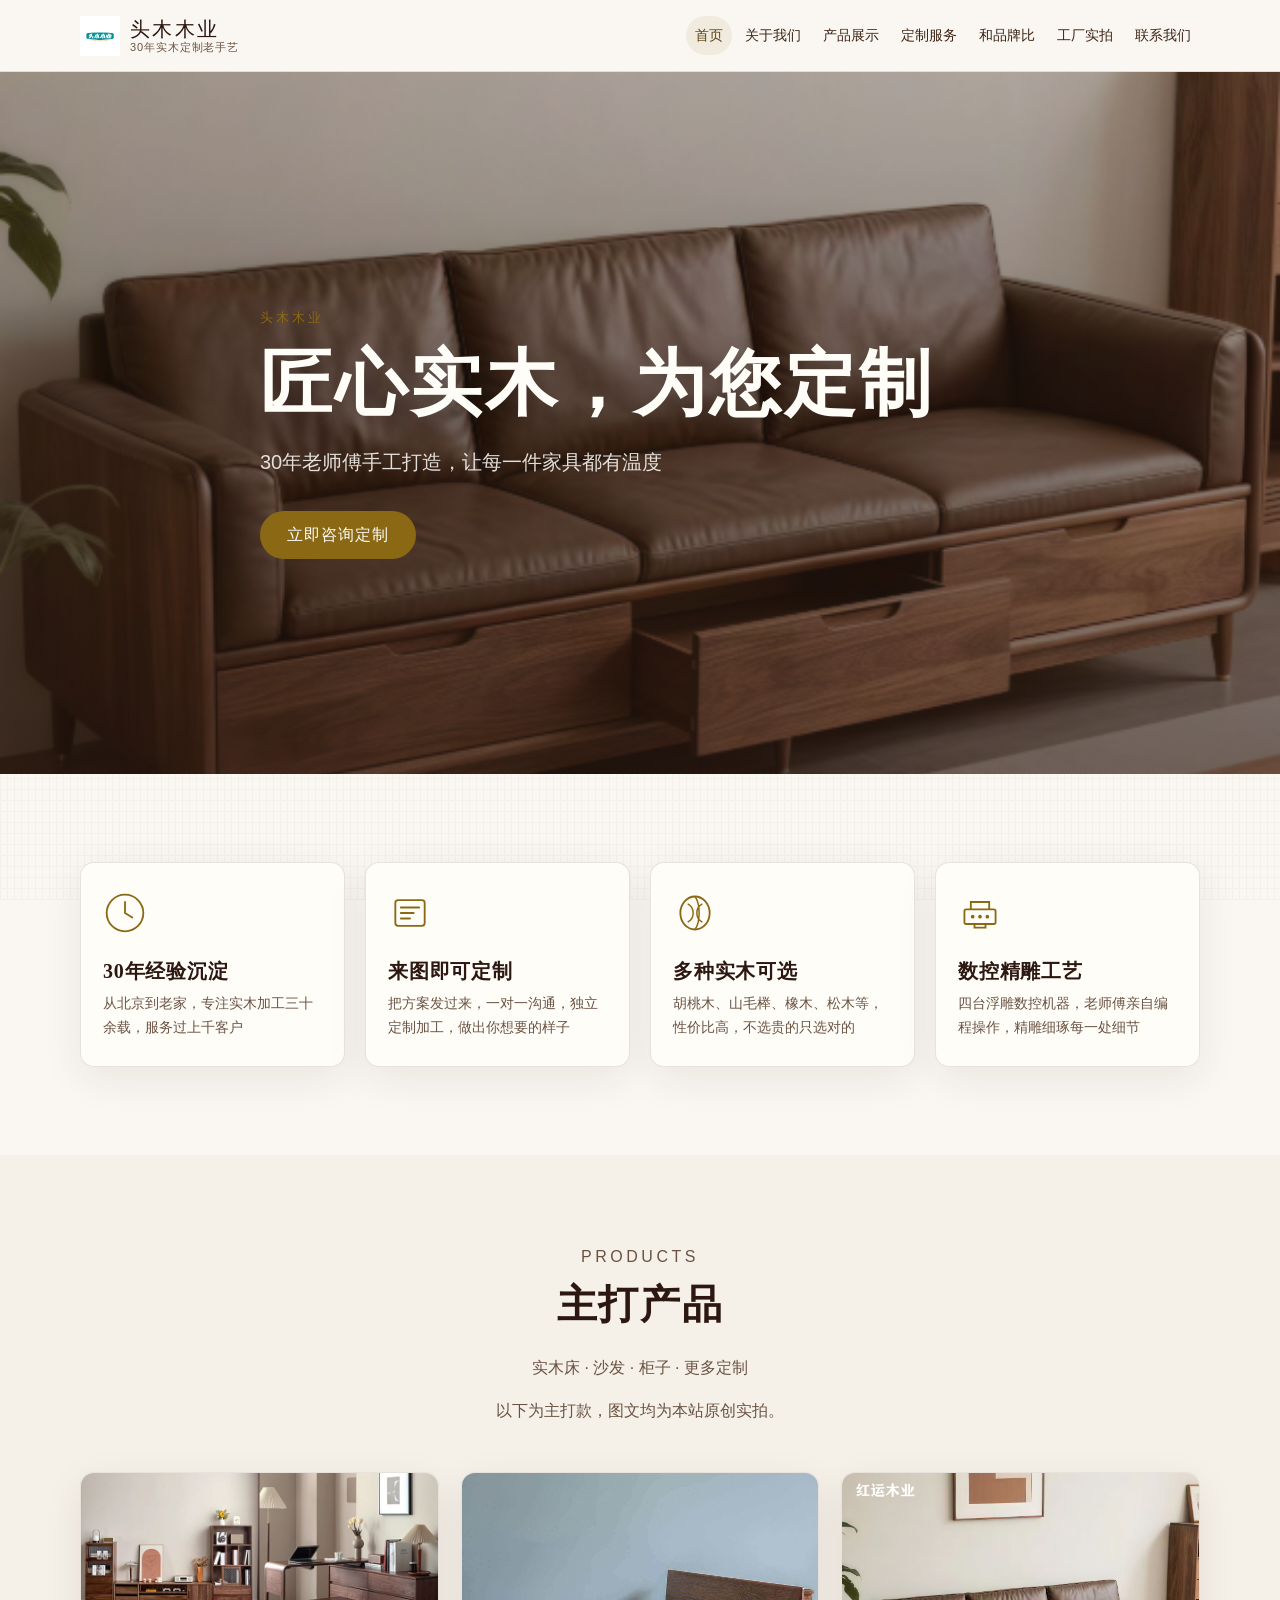
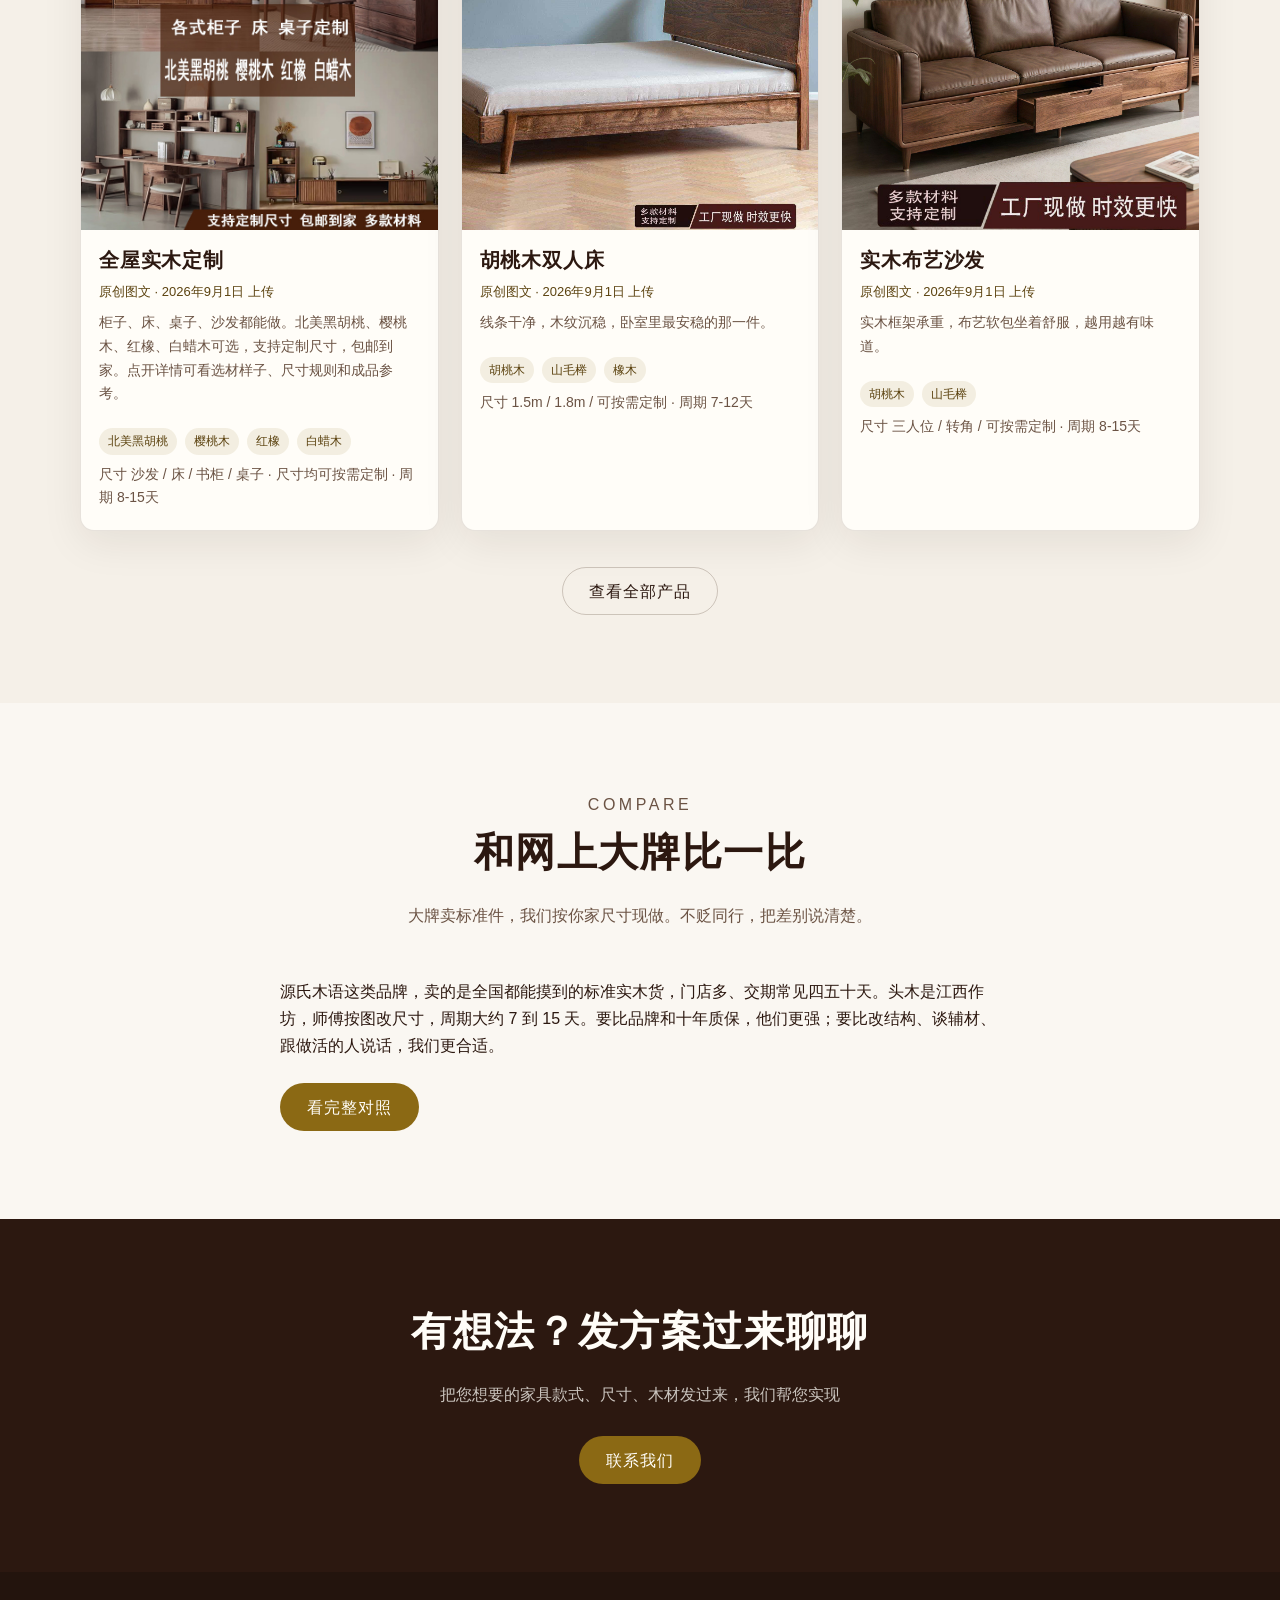
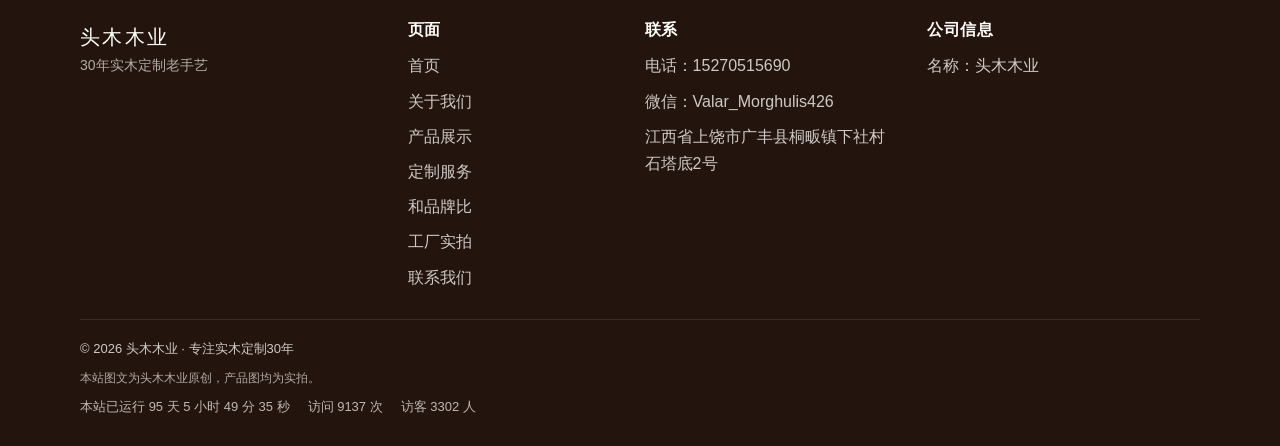
<file: index.html>
<!doctype html>
<html lang="zh-CN">
  <head>
    <meta charset="UTF-8" />
    <meta name="viewport" content="width=device-width, initial-scale=1.0" />
    <title>头木木业 · 匠心实木，为您定制</title>
    <meta
      name="description"
      content="江西上饶广丰实木家具定制。陈师傅30年手艺，来图做床、沙发、柜子、梳妆台。北美黑胡桃、樱桃木、红橡、白蜡木可选，支持定制尺寸。"
    />
    <meta
      name="keywords"
      content="头木木业,实木家具定制,来图定制,实木床,实木沙发,茶颜边柜,满月梳妆台,北美黑胡桃,上饶广丰家具"
    />
    <meta name="author" content="头木木业" />
    <meta name="robots" content="index, follow" />
    <meta property="og:title" content="头木木业 · 匠心实木，为您定制" />
    <meta
      property="og:description"
      content="江西上饶广丰实木家具定制。陈师傅30年手艺，来图做床、沙发、柜子、梳妆台。"
    />
    <meta property="og:type" content="website" />
    <meta property="og:locale" content="zh_CN" />
    <meta property="og:site_name" content="头木木业" />
    <meta property="og:image" content="images/hero/hero-bg.png" />
    <meta name="twitter:card" content="summary_large_image" />
    <meta name="theme-color" content="#8B6914" />
    <meta name="baidu-site-verification" content="codeva-MZtKmOPTzh" />
    <!-- 百度站长平台验证 -->
    <link rel="canonical" href="index.html" />
    <link rel="icon" href="images/favicon.ico" type="image/x-icon" />
    <link rel="apple-touch-icon" href="images/logo.jpeg" />
    <link rel="stylesheet" href="css/style.css" />
  </head>
  <body data-page="home">
    <a class="skip-link" href="#main">跳到主要内容</a>
    <header class="site-header" id="site-header"></header>
    <main id="main"></main>
    <footer class="site-footer" id="site-footer"></footer>
    <nav class="mobile-bar" id="mobile-bar" aria-label="快捷联系"></nav>
    <noscript>
      <section class="section">
        <div class="wrap">
          <h1>匠心实木，为您定制</h1>
          <p>
            请启用 JavaScript 以浏览完整网站。您也可以直接前往
            <a href="contact.html">联系我们</a>。
          </p>
        </div>
      </section>
    </noscript>
    <script src="js/main.js"></script>
  </body>
</html>
</file>
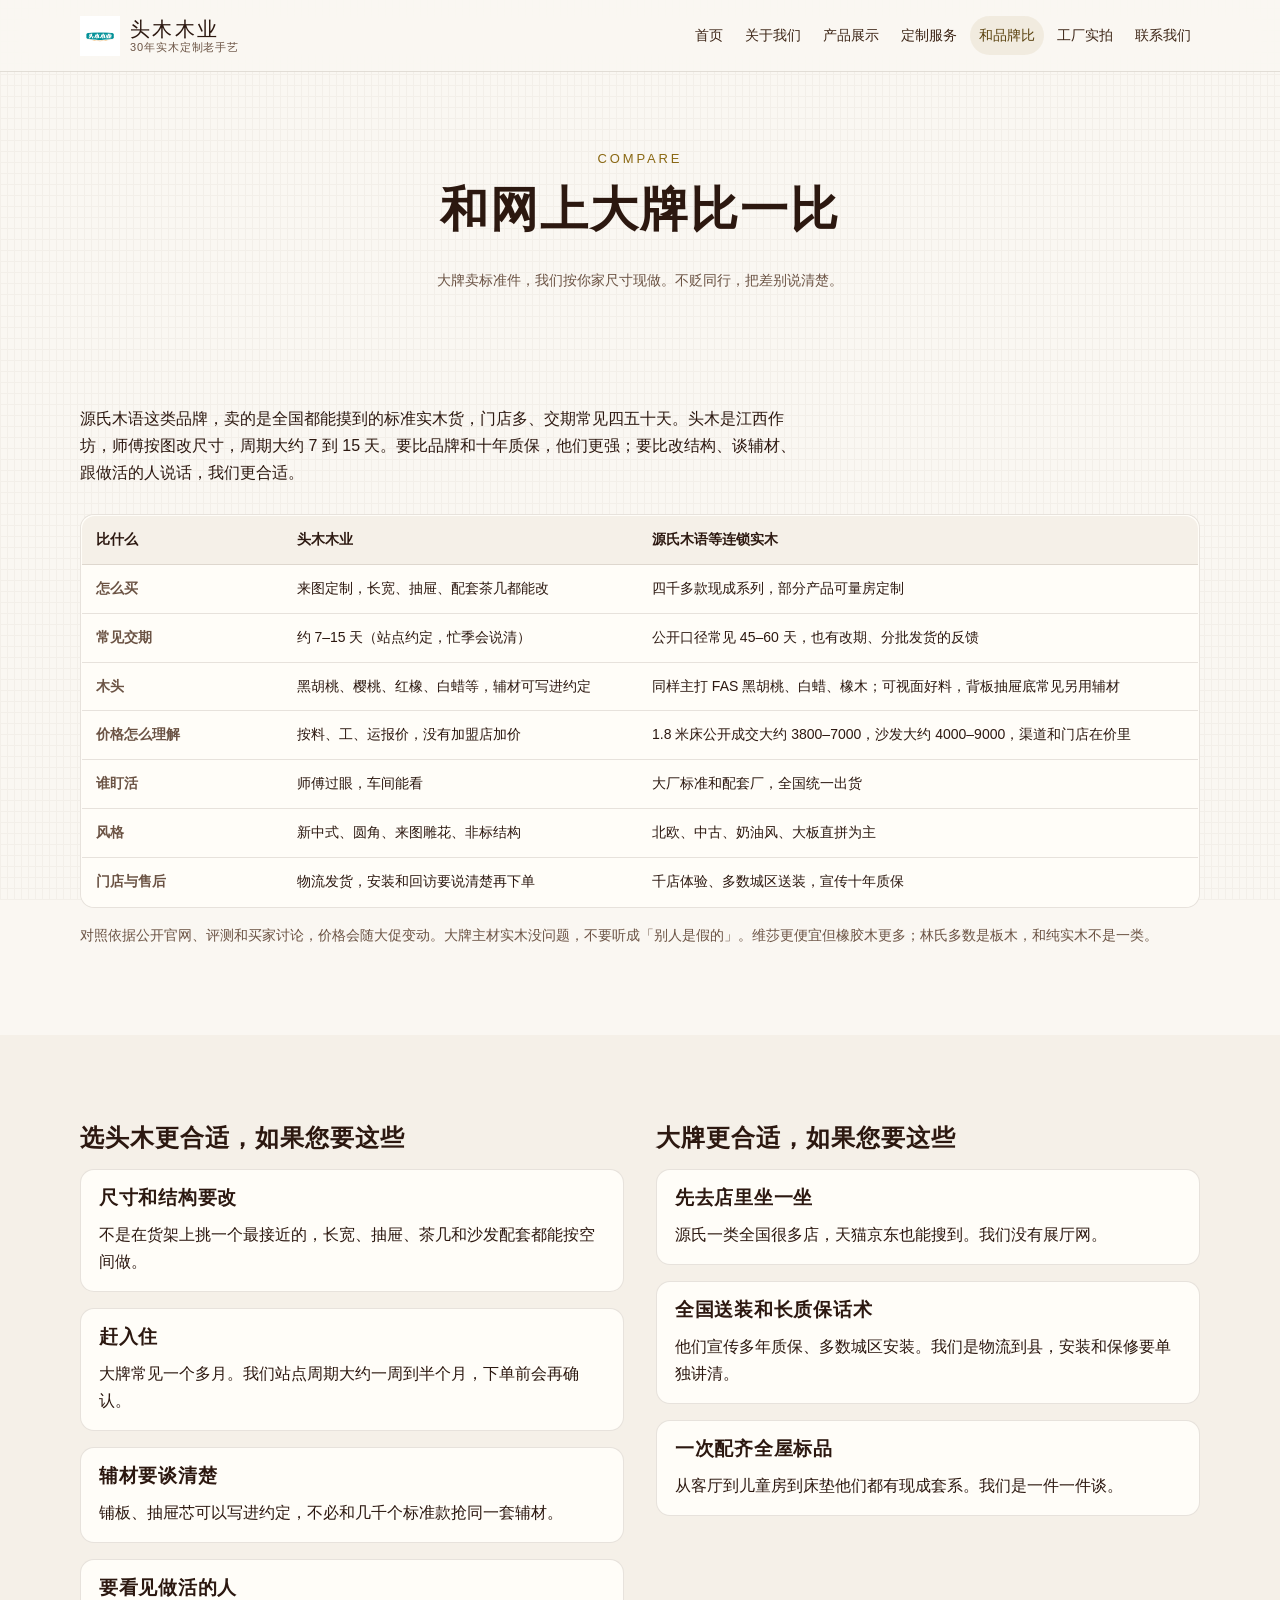
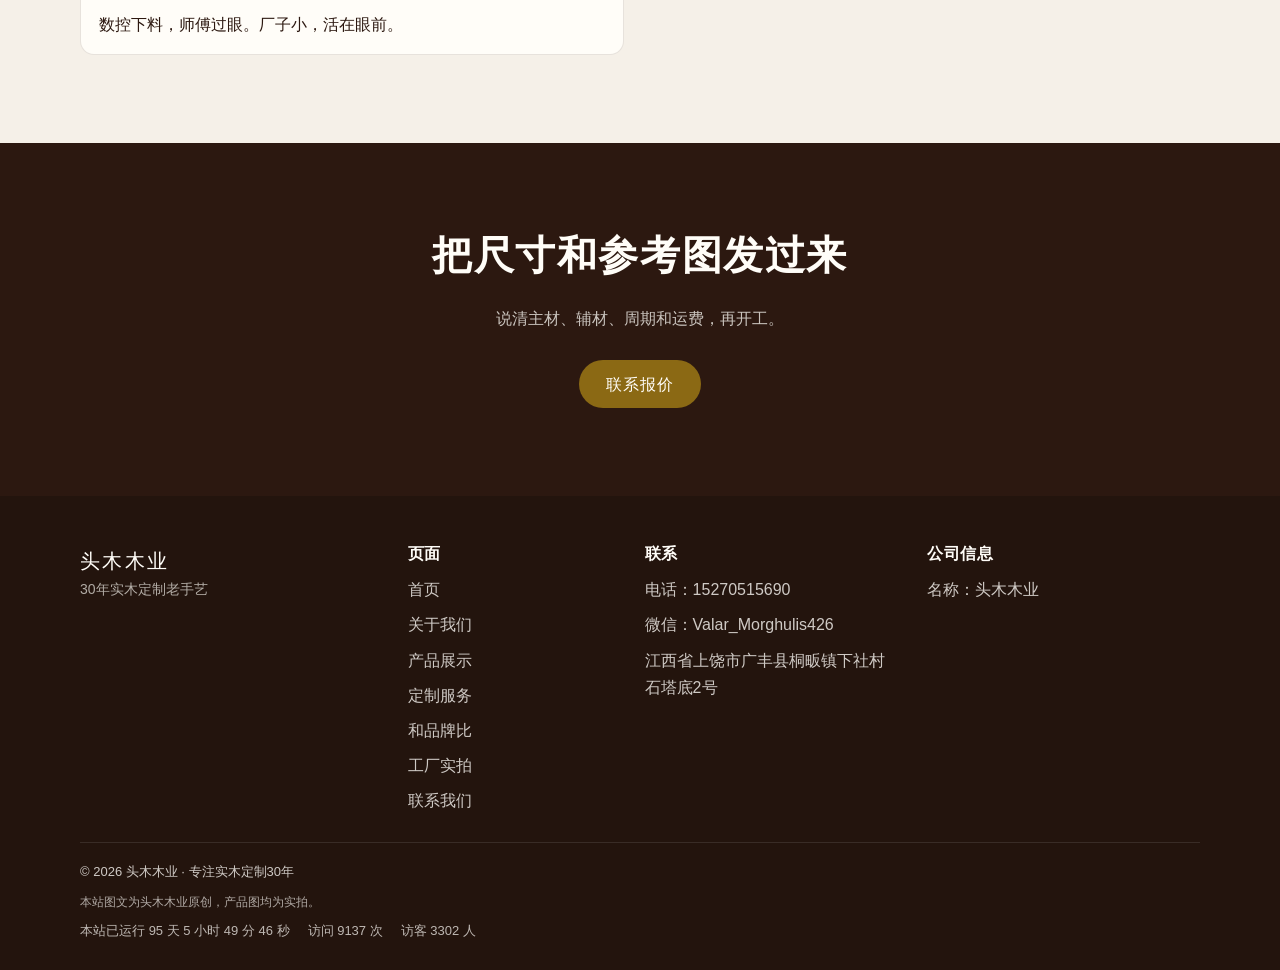
<file: compare.html>
<!doctype html>
<html lang="zh-CN">
  <head>
    <meta charset="UTF-8" />
    <meta name="viewport" content="width=device-width, initial-scale=1.0" />
    <title>和网上大牌比一比 · 头木木业</title>
    <meta
      name="description"
      content="头木是作坊来图定制，源氏木语一类是标准实木连锁。比尺寸能不能改、交期、谁盯活，不比门店多少。"
    />
    <meta name="keywords" content="实木定制对比,源氏木语,来图定制,交期,头木木业" />
    <meta name="author" content="头木木业" />
    <meta property="og:title" content="和网上大牌比一比 · 头木木业" />
    <meta
      property="og:description"
      content="大牌卖标准件，我们按尺寸现做。交期、木头、售后差别写在这一页。"
    />
    <meta property="og:type" content="website" />
    <meta property="og:locale" content="zh_CN" />
    <meta property="og:site_name" content="头木木业" />
    <meta property="og:image" content="images/workshop/wood-compare.jpeg" />
    <meta name="twitter:card" content="summary_large_image" />
    <meta name="theme-color" content="#8B6914" />
    <link rel="canonical" href="compare.html" />
    <link rel="icon" href="images/favicon.ico" type="image/x-icon" />
    <link rel="stylesheet" href="css/style.css" />
  </head>
  <body data-page="compare">
    <a class="skip-link" href="#main">跳到主要内容</a>
    <header class="site-header" id="site-header"></header>
    <main id="main"></main>
    <footer class="site-footer" id="site-footer"></footer>
    <nav class="mobile-bar" id="mobile-bar" aria-label="快捷联系"></nav>
    <script src="js/main.js"></script>
  </body>
</html>
</file>
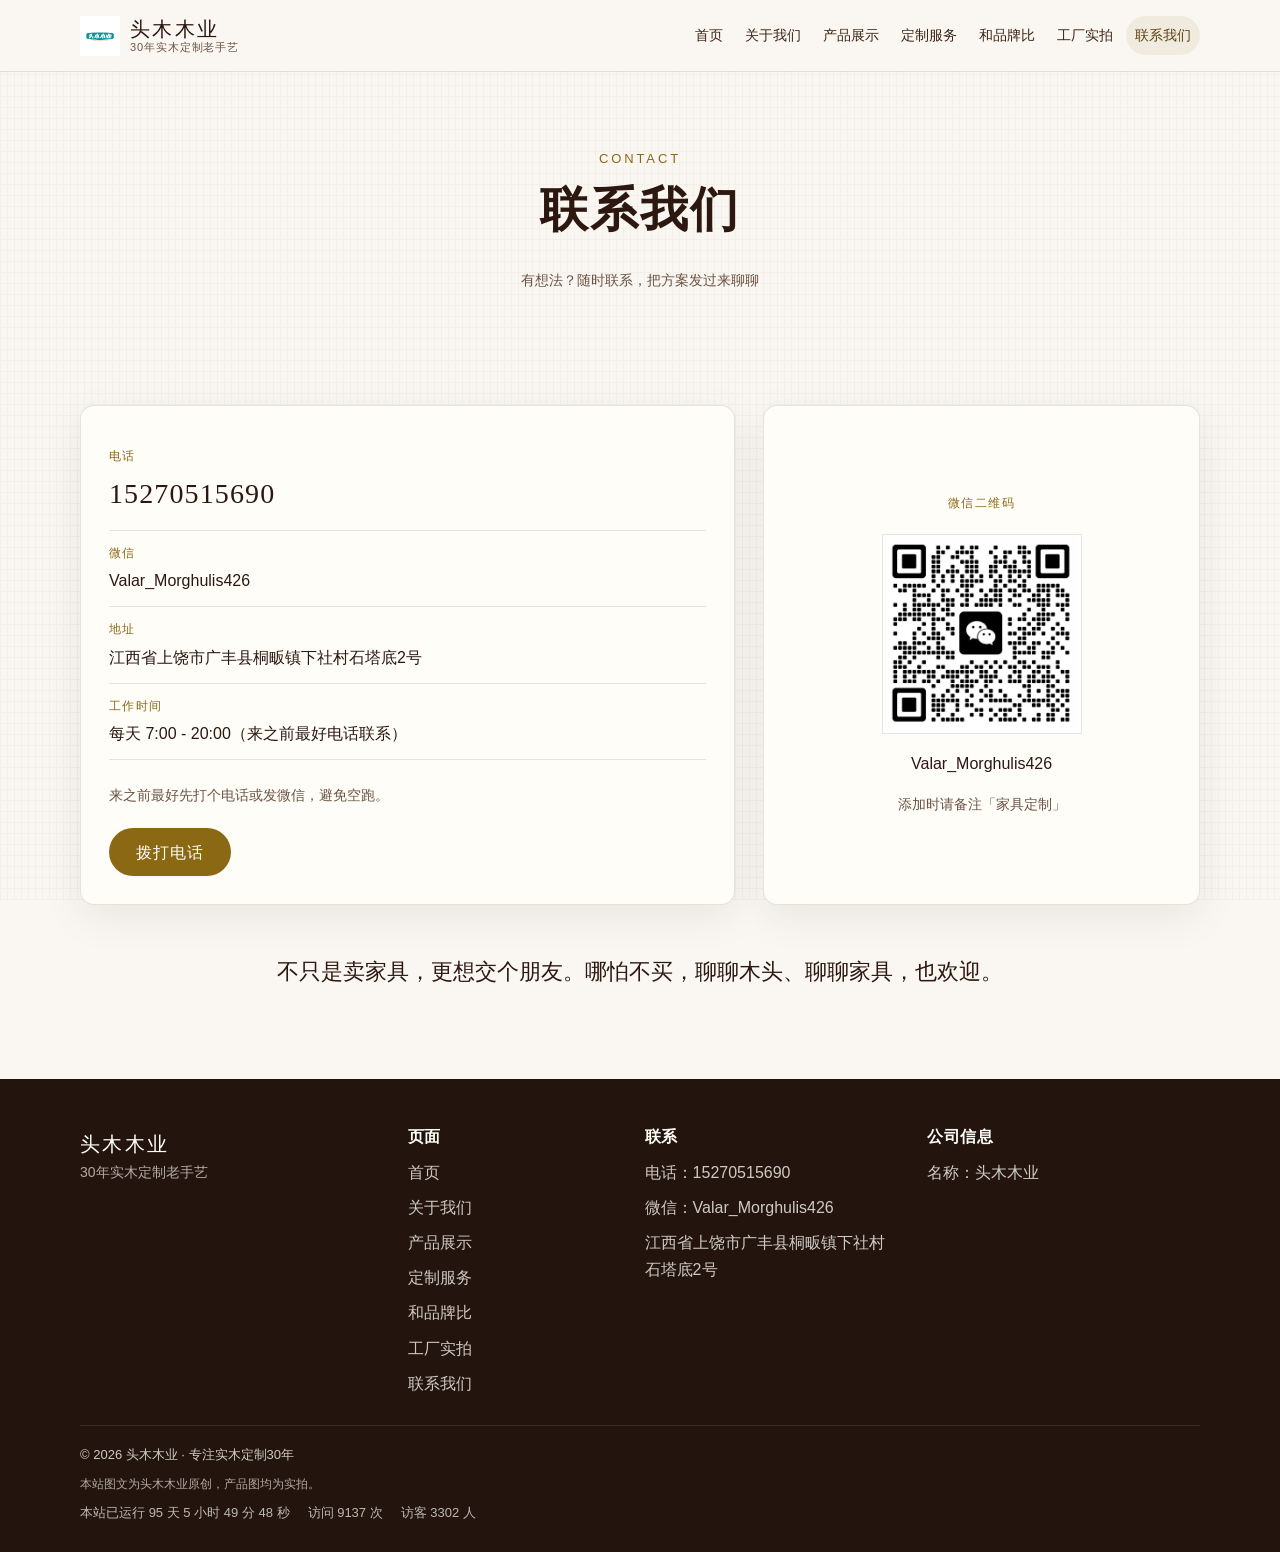
<file: contact.html>
<!doctype html>
<html lang="zh-CN">
  <head>
    <meta charset="UTF-8" />
    <meta name="viewport" content="width=device-width, initial-scale=1.0" />
    <title>联系我们 · 头木木业</title>
    <meta
      name="description"
      content="咨询实木定制：电话 15270515690，微信 Valar_Morghulis426。地址江西省上饶市广丰县桐畈镇下社村石塔底2号，每天 7:00-20:00。"
    />
    <meta
      name="keywords"
      content="头木木业电话,广丰家具定制,桐畈镇,15270515690"
    />
    <meta name="author" content="头木木业" />
    <meta property="og:title" content="联系我们 · 头木木业" />
    <meta
      property="og:description"
      content="有想法？随时联系。不只是卖家具，更想交个朋友。"
    />
    <meta property="og:type" content="website" />
    <meta property="og:locale" content="zh_CN" />
    <meta property="og:site_name" content="头木木业" />
    <meta property="og:image" content="images/hero/hero-bg.png" />
    <meta name="twitter:card" content="summary_large_image" />
    <meta name="theme-color" content="#8B6914" />
    <link rel="canonical" href="contact.html" />
    <link rel="icon" href="images/favicon.ico" type="image/x-icon" />
    <link rel="stylesheet" href="css/style.css" />
  </head>
  <body data-page="contact">
    <a class="skip-link" href="#main">跳到主要内容</a>
    <header class="site-header" id="site-header">
      <div class="wrap header-inner">
        <a class="brand" href="index.html">
          <img src="images/logo.jpeg" alt="头木木业" />
          <span class="brand-text">
            <span class="brand-name">头木木业</span>
            <span class="brand-sub">30年实木定制老手艺</span>
          </span>
        </a>
        <nav class="nav" id="site-nav">
          <a href="index.html">首页</a>
          <a href="about.html">关于我们</a>
          <a href="products.html">产品展示</a>
          <a href="custom.html">定制服务</a>
          <a href="workshop.html">工厂实拍</a>
          <a href="contact.html" class="is-active">联系我们</a>
        </nav>
        <button
          class="menu-toggle"
          type="button"
          aria-label="打开菜单"
          aria-expanded="false"
        >
          <span></span>
        </button>
      </div>
    </header>

    <main id="main" data-static>
      <section class="page-hero">
        <div class="wrap">
          <p class="eyebrow">CONTACT</p>
          <h1>联系我们</h1>
          <p class="muted">有想法？随时联系，把方案发过来聊聊</p>
        </div>
      </section>
      <section class="section">
        <div class="wrap contact-grid">
          <div class="contact-card">
            <ul class="contact-list">
              <li>
                <span class="label">电话</span>
                <a class="contact-phone" href="tel:15270515690">15270515690</a>
              </li>
              <li>
                <span class="label">微信</span>
                Valar_Morghulis426
              </li>
              <li>
                <span class="label">地址</span>
                江西省上饶市广丰县桐畈镇下社村石塔底2号
              </li>
              <li>
                <span class="label">工作时间</span>
                每天 7:00 - 20:00（来之前最好电话联系）
              </li>
            </ul>
            <p class="muted">来之前最好先打个电话或发微信，避免空跑。</p>
            <p class="contact-actions">
              <a class="btn" href="tel:15270515690">拨打电话</a>
            </p>
          </div>
          <div class="contact-card wechat-side">
            <span class="label">微信二维码</span>
            <img src="images/contact/wechat-qr.png" alt="微信二维码" />
            <p>Valar_Morghulis426</p>
            <p class="muted">添加时请备注「家具定制」</p>
          </div>
        </div>
        <div class="wrap">
          <p class="closing">
            不只是卖家具，更想交个朋友。哪怕不买，聊聊木头、聊聊家具，也欢迎。
          </p>
        </div>
      </section>
    </main>

    <footer class="site-footer" id="site-footer">
      <div class="wrap">
        <div class="footer-grid">
          <div>
            <div class="brand-name">头木木业</div>
            <p class="muted" style="color: rgba(255, 253, 248, 0.65)">
              30年实木定制老手艺
            </p>
          </div>
          <div>
            <h3>页面</h3>
            <div class="footer-nav">
              <a href="index.html">首页</a>
              <a href="about.html">关于我们</a>
              <a href="products.html">产品展示</a>
              <a href="custom.html">定制服务</a>
              <a href="workshop.html">工厂实拍</a>
              <a href="contact.html">联系我们</a>
            </div>
          </div>
          <div>
            <h3>联系</h3>
            <div class="footer-contact">
              <span>电话：15270515690</span>
              <span>微信：Valar_Morghulis426</span>
              <span>江西省上饶市广丰县桐畈镇下社村石塔底2号</span>
            </div>
          </div>
          <div>
            <h3>公司信息</h3>
            <div class="footer-contact">
              <span>名称：头木木业</span>
            </div>
          </div>
        </div>
        <div class="copy">
          <span>© 2026 头木木业 · 专注实木定制30年</span>
          <a href="about.html#license">营业执照</a>
        </div>
      </div>
    </footer>

    <nav class="mobile-bar" id="mobile-bar" aria-label="快捷联系">
      <a href="tel:15270515690">电话咨询</a>
      <a href="#" data-wechat>微信联系</a>
    </nav>
    <script src="js/main.js"></script>
  </body>
</html>
</file>
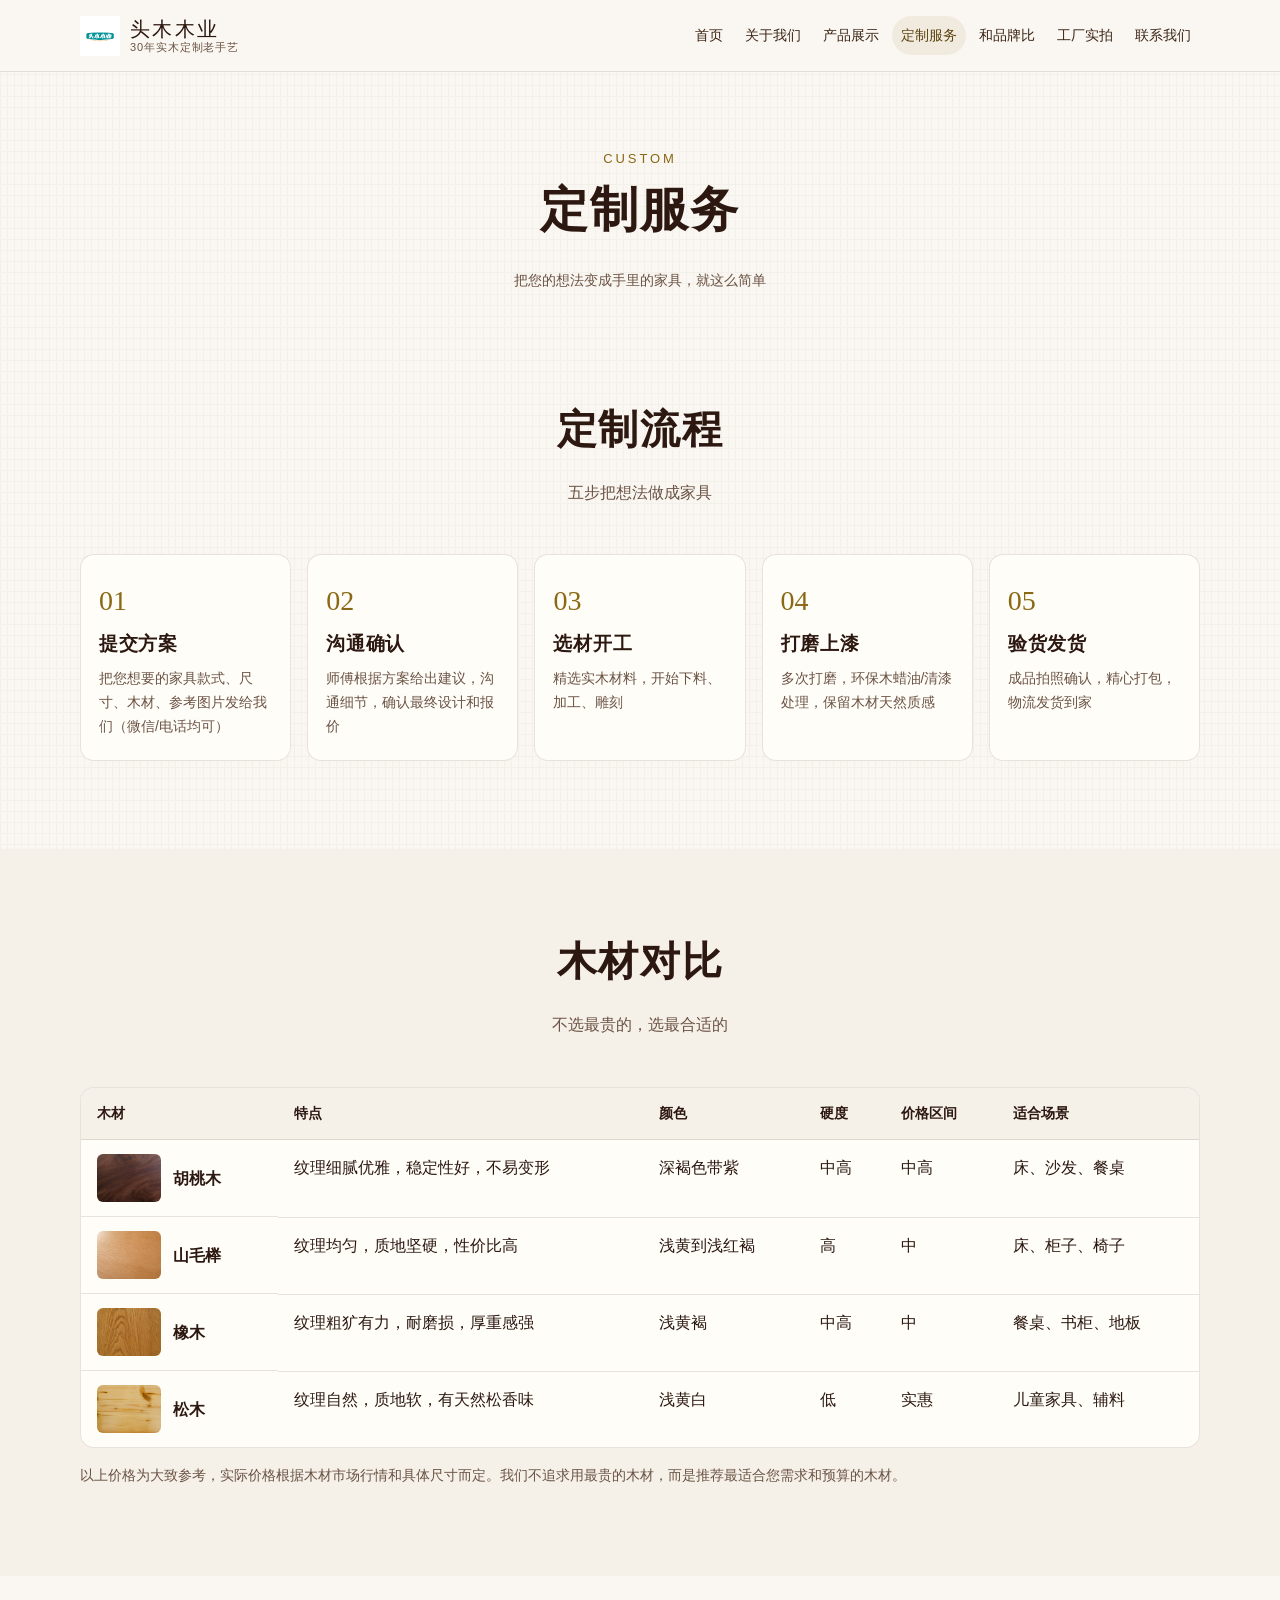
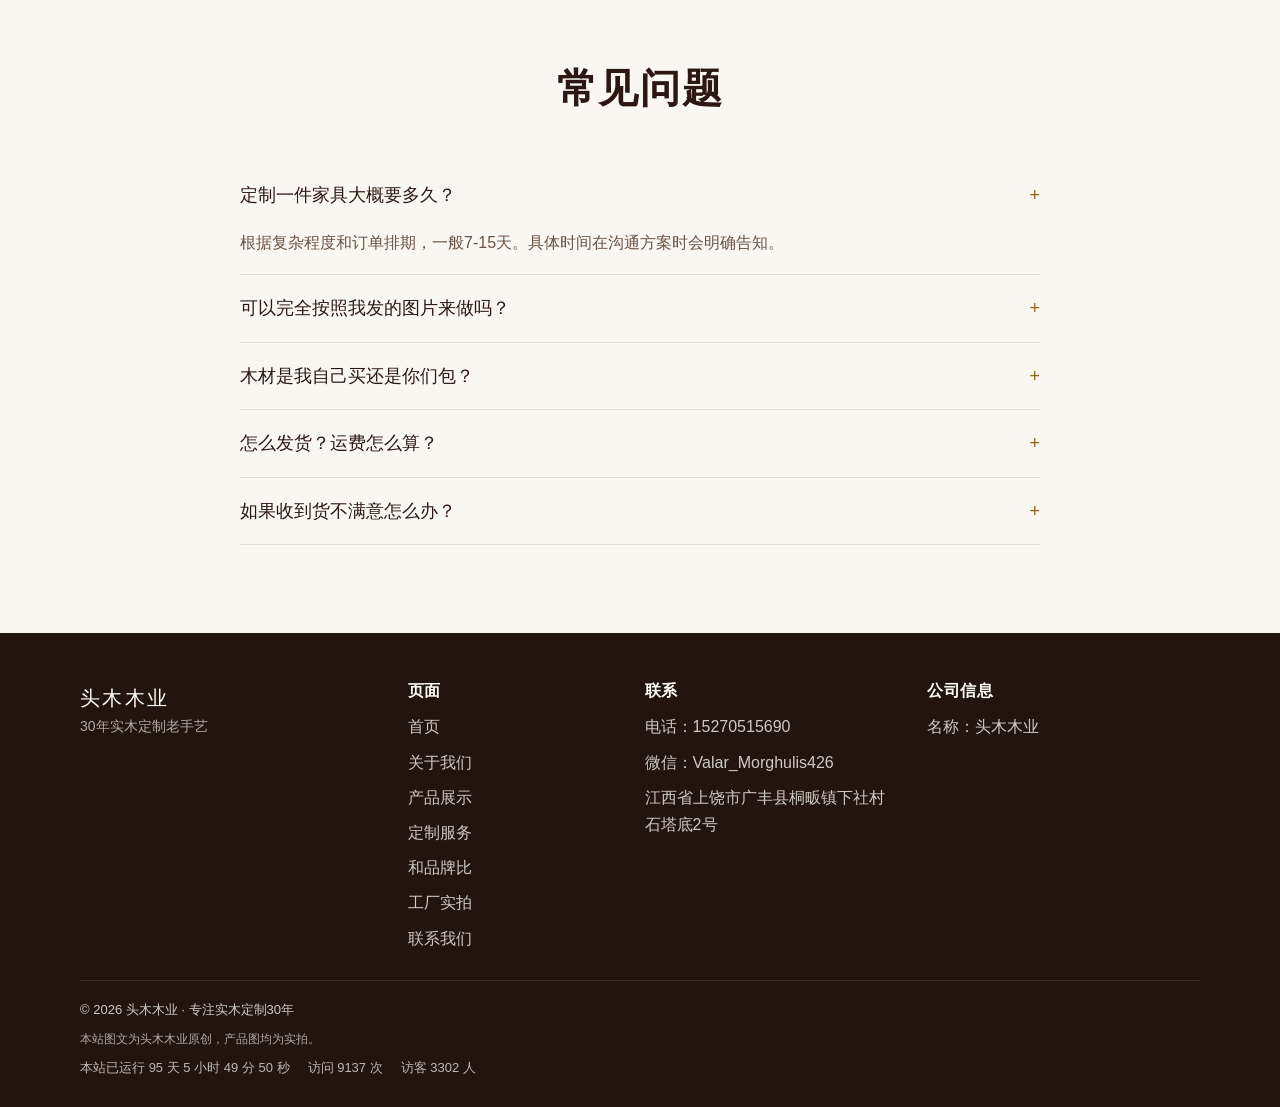
<file: custom.html>
<!doctype html>
<html lang="zh-CN">
  <head>
    <meta charset="UTF-8" />
    <meta name="viewport" content="width=device-width, initial-scale=1.0" />
    <title>定制服务 · 头木木业</title>
    <meta
      name="description"
      content="来图定制五步：提交方案、沟通确认、选材开工、打磨上漆、验货发货。一般7-15天，包工包料，全国物流可达。"
    />
    <meta
      name="keywords"
      content="来图定制,实木定制流程,包工包料,胡桃木,山毛榉,橡木,松木"
    />
    <meta name="author" content="头木木业" />
    <meta property="og:title" content="定制服务 · 头木木业" />
    <meta
      property="og:description"
      content="把您的想法变成手里的家具。木材对比与常见问题说明。"
    />
    <meta property="og:type" content="website" />
    <meta property="og:locale" content="zh_CN" />
    <meta property="og:site_name" content="头木木业" />
    <meta property="og:image" content="images/workshop/wood-compare.jpeg" />
    <meta name="twitter:card" content="summary_large_image" />
    <meta name="theme-color" content="#8B6914" />
    <link rel="canonical" href="custom.html" />
    <link rel="icon" href="images/favicon.ico" type="image/x-icon" />
    <link rel="stylesheet" href="css/style.css" />
  </head>
  <body data-page="custom">
    <a class="skip-link" href="#main">跳到主要内容</a>
    <header class="site-header" id="site-header"></header>
    <main id="main"></main>
    <footer class="site-footer" id="site-footer"></footer>
    <nav class="mobile-bar" id="mobile-bar" aria-label="快捷联系"></nav>
    <script src="js/main.js"></script>
  </body>
</html>
</file>
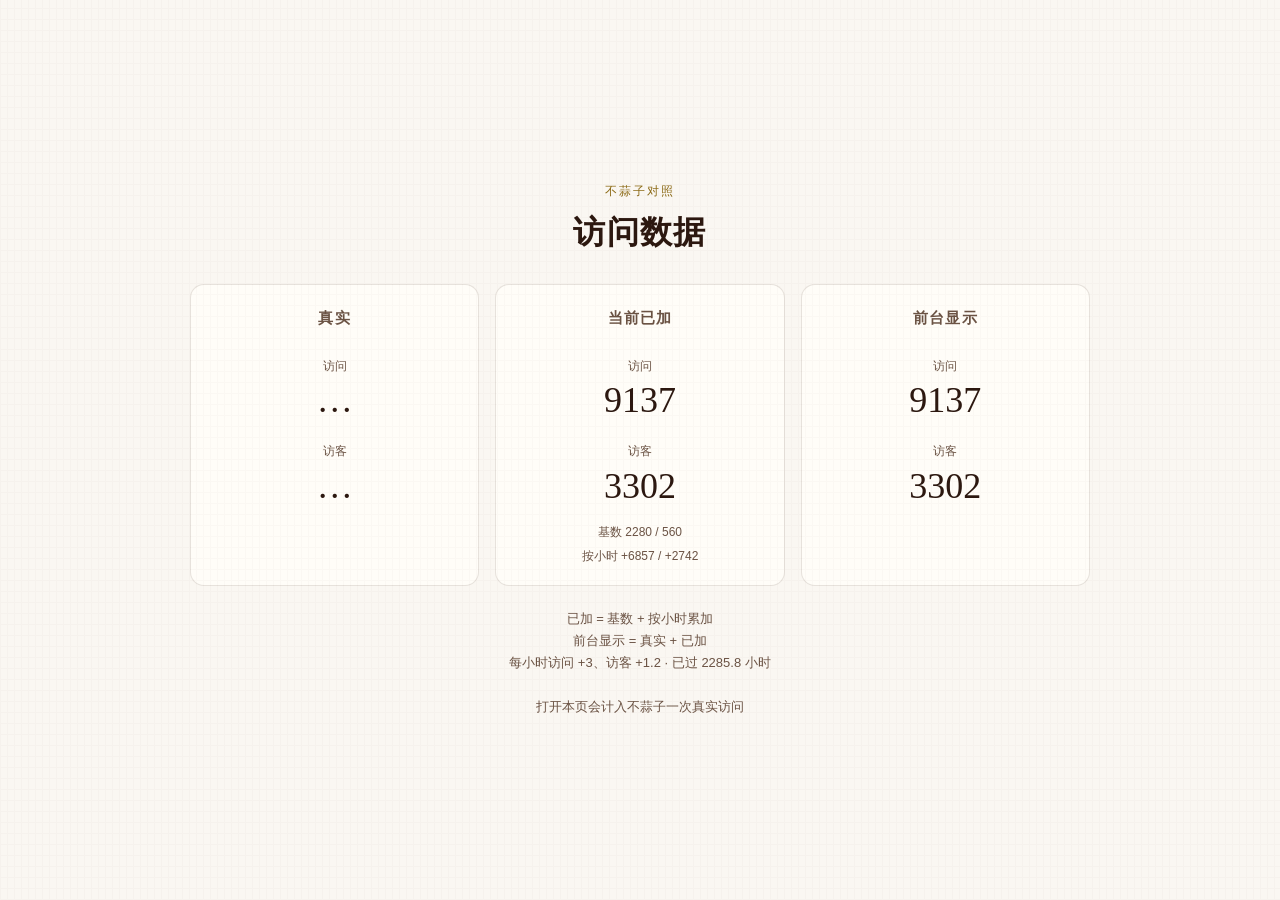
<file: nbsz-9f2a.html>
<!doctype html>
<html lang="zh-CN">
  <head>
    <meta charset="UTF-8" />
    <meta name="viewport" content="width=device-width, initial-scale=1.0" />
    <title>统计</title>
    <meta name="robots" content="noindex, nofollow, noarchive" />
    <link rel="stylesheet" href="css/style.css" />
  </head>
  <body data-page="nbsz">
    <main id="main"></main>
    <script src="js/main.js"></script>
  </body>
</html>
</file>
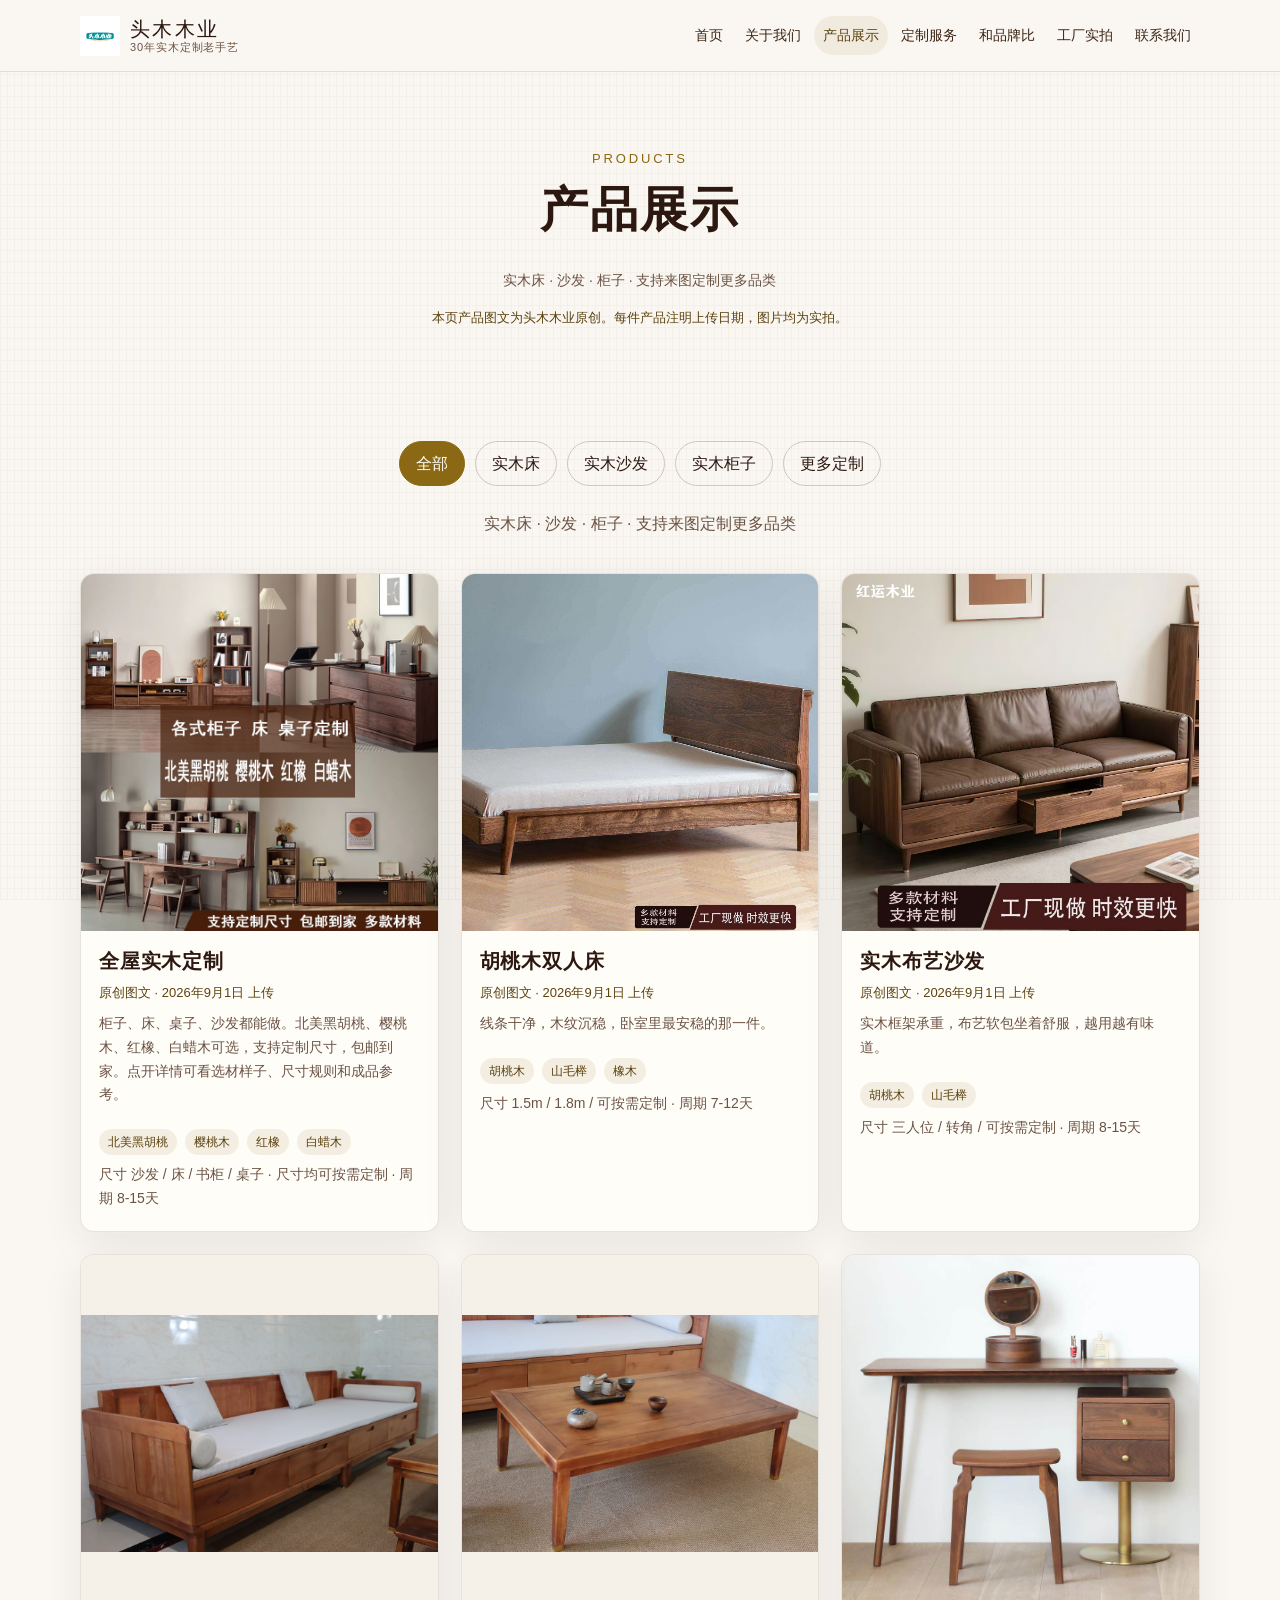
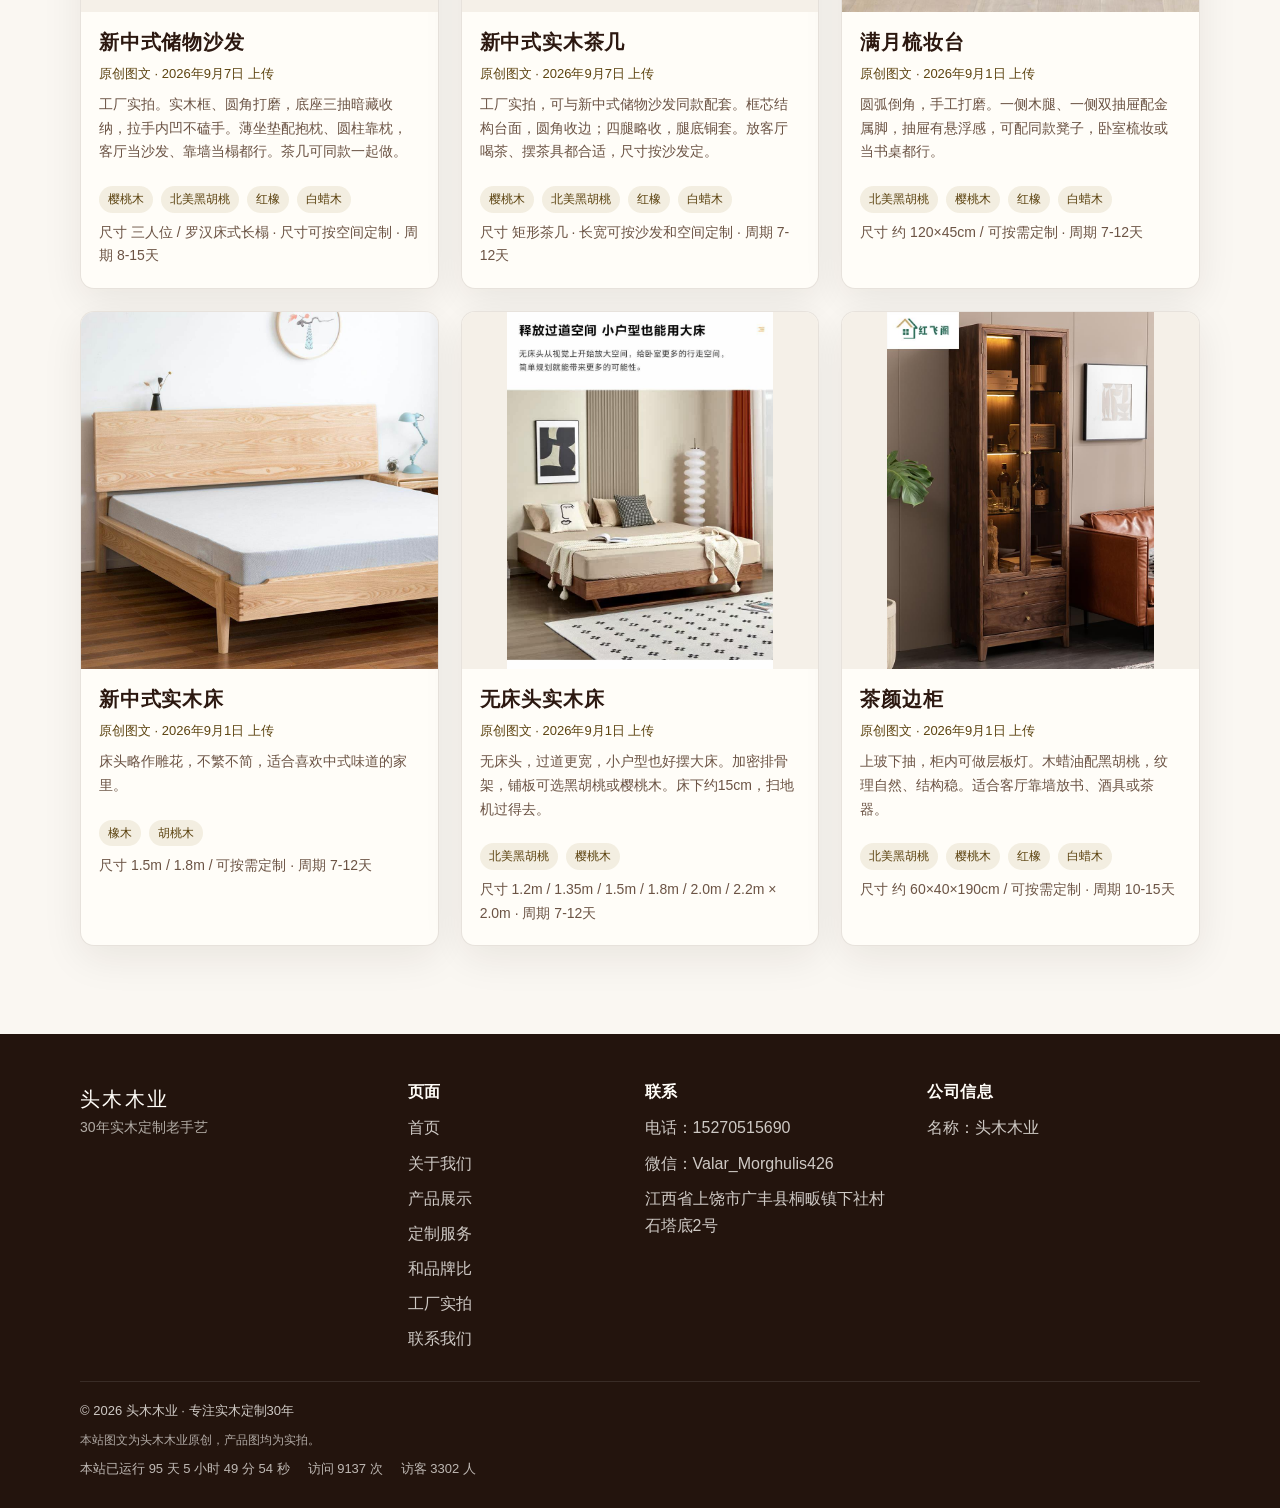
<file: products.html>
<!doctype html>
<html lang="zh-CN">
  <head>
    <meta charset="UTF-8" />
    <meta name="viewport" content="width=device-width, initial-scale=1.0" />
    <title>产品展示 · 头木木业</title>
    <meta
      name="description"
      content="全屋实木定制、胡桃木双人床、无床头实木床、实木布艺沙发、满月梳妆台、茶颜边柜。尺寸可按需做，木材可选黑胡桃、樱桃木、红橡、白蜡木。"
    />
    <meta
      name="keywords"
      content="实木床,无床头实木床,实木沙发,满月梳妆台,茶颜边柜,全屋实木定制"
    />
    <meta name="author" content="头木木业" />
    <meta property="og:title" content="产品展示 · 头木木业" />
    <meta
      property="og:description"
      content="实木床 · 沙发 · 柜子 · 梳妆台，支持来图定制更多品类。"
    />
    <meta property="og:type" content="website" />
    <meta property="og:locale" content="zh_CN" />
    <meta property="og:site_name" content="头木木业" />
    <meta property="og:image" content="images/products/bed-walnut.png" />
    <meta name="twitter:card" content="summary_large_image" />
    <meta name="theme-color" content="#8B6914" />
    <link rel="canonical" href="products.html" />
    <link rel="icon" href="images/favicon.ico" type="image/x-icon" />
    <link rel="stylesheet" href="css/style.css" />
  </head>
  <body data-page="products">
    <a class="skip-link" href="#main">跳到主要内容</a>
    <header class="site-header" id="site-header"></header>
    <main id="main"></main>
    <footer class="site-footer" id="site-footer"></footer>
    <nav class="mobile-bar" id="mobile-bar" aria-label="快捷联系"></nav>
    <script src="js/main.js"></script>
  </body>
</html>
</file>
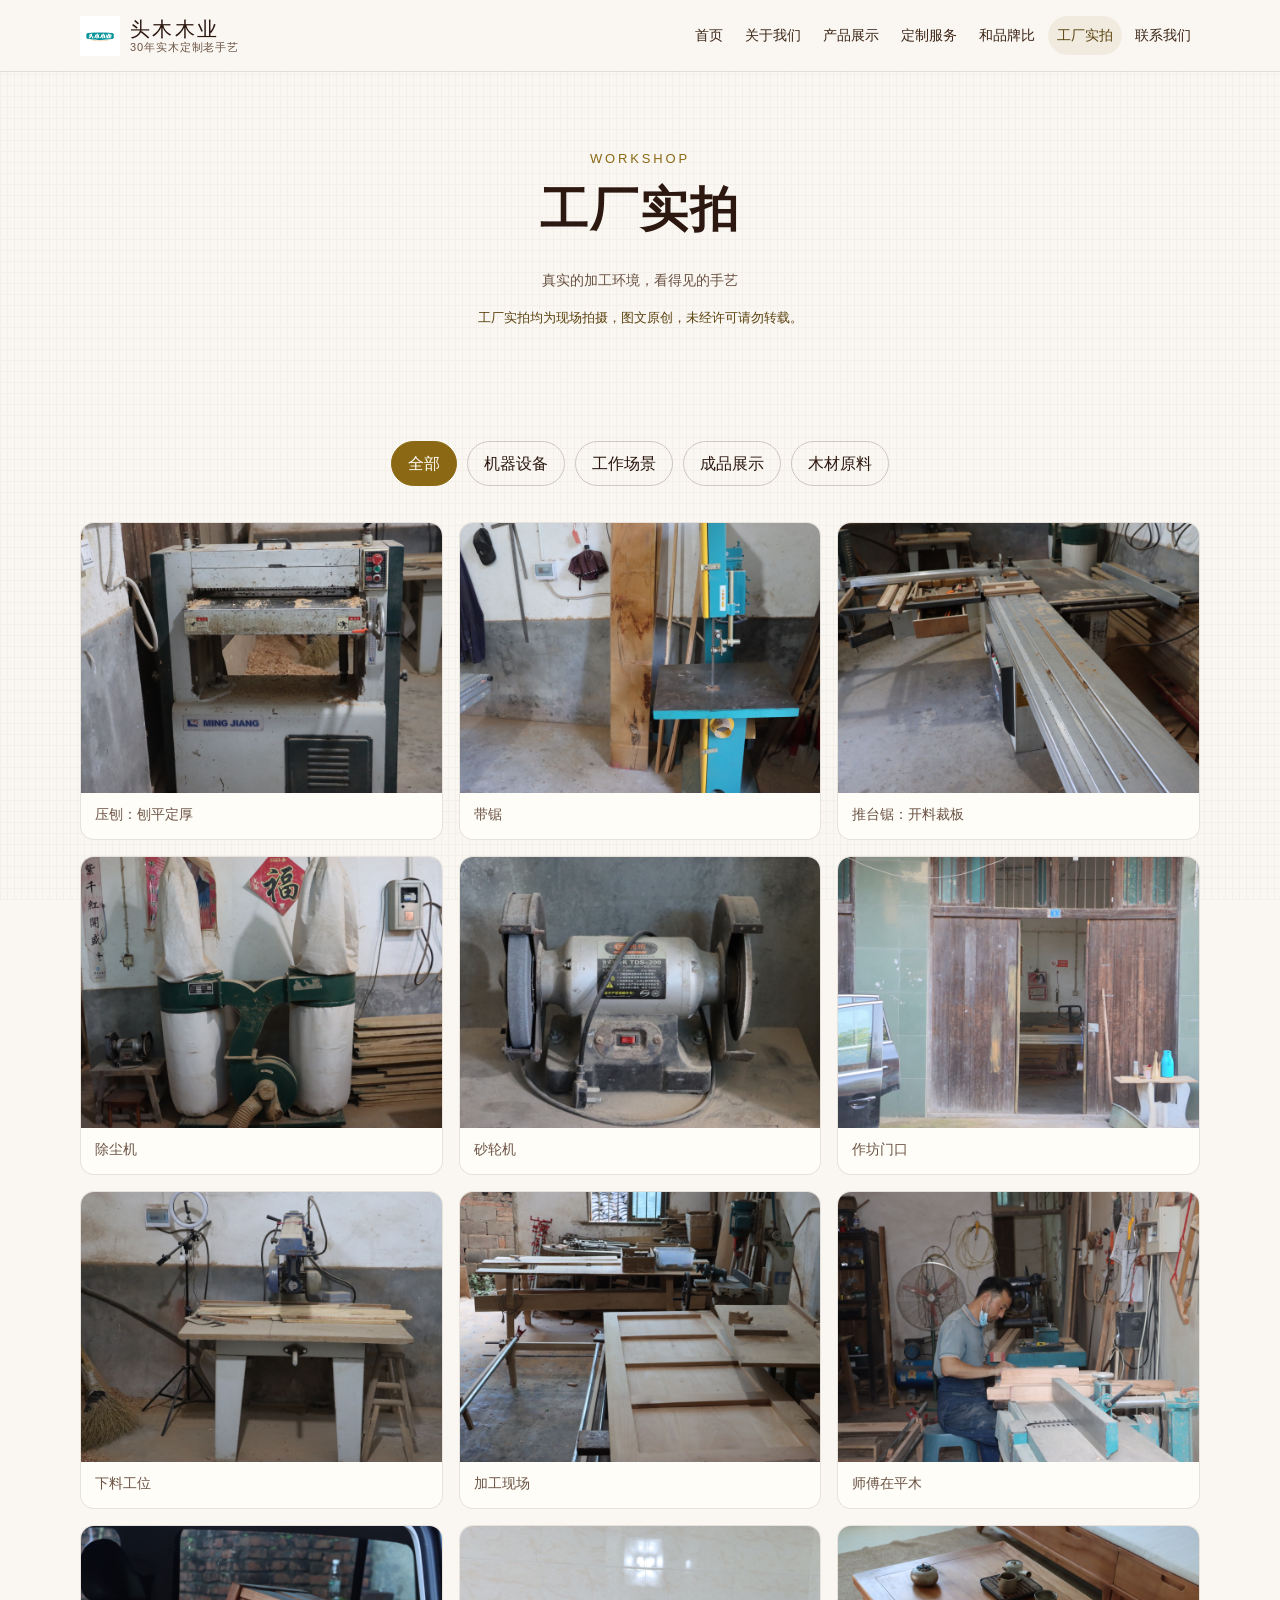
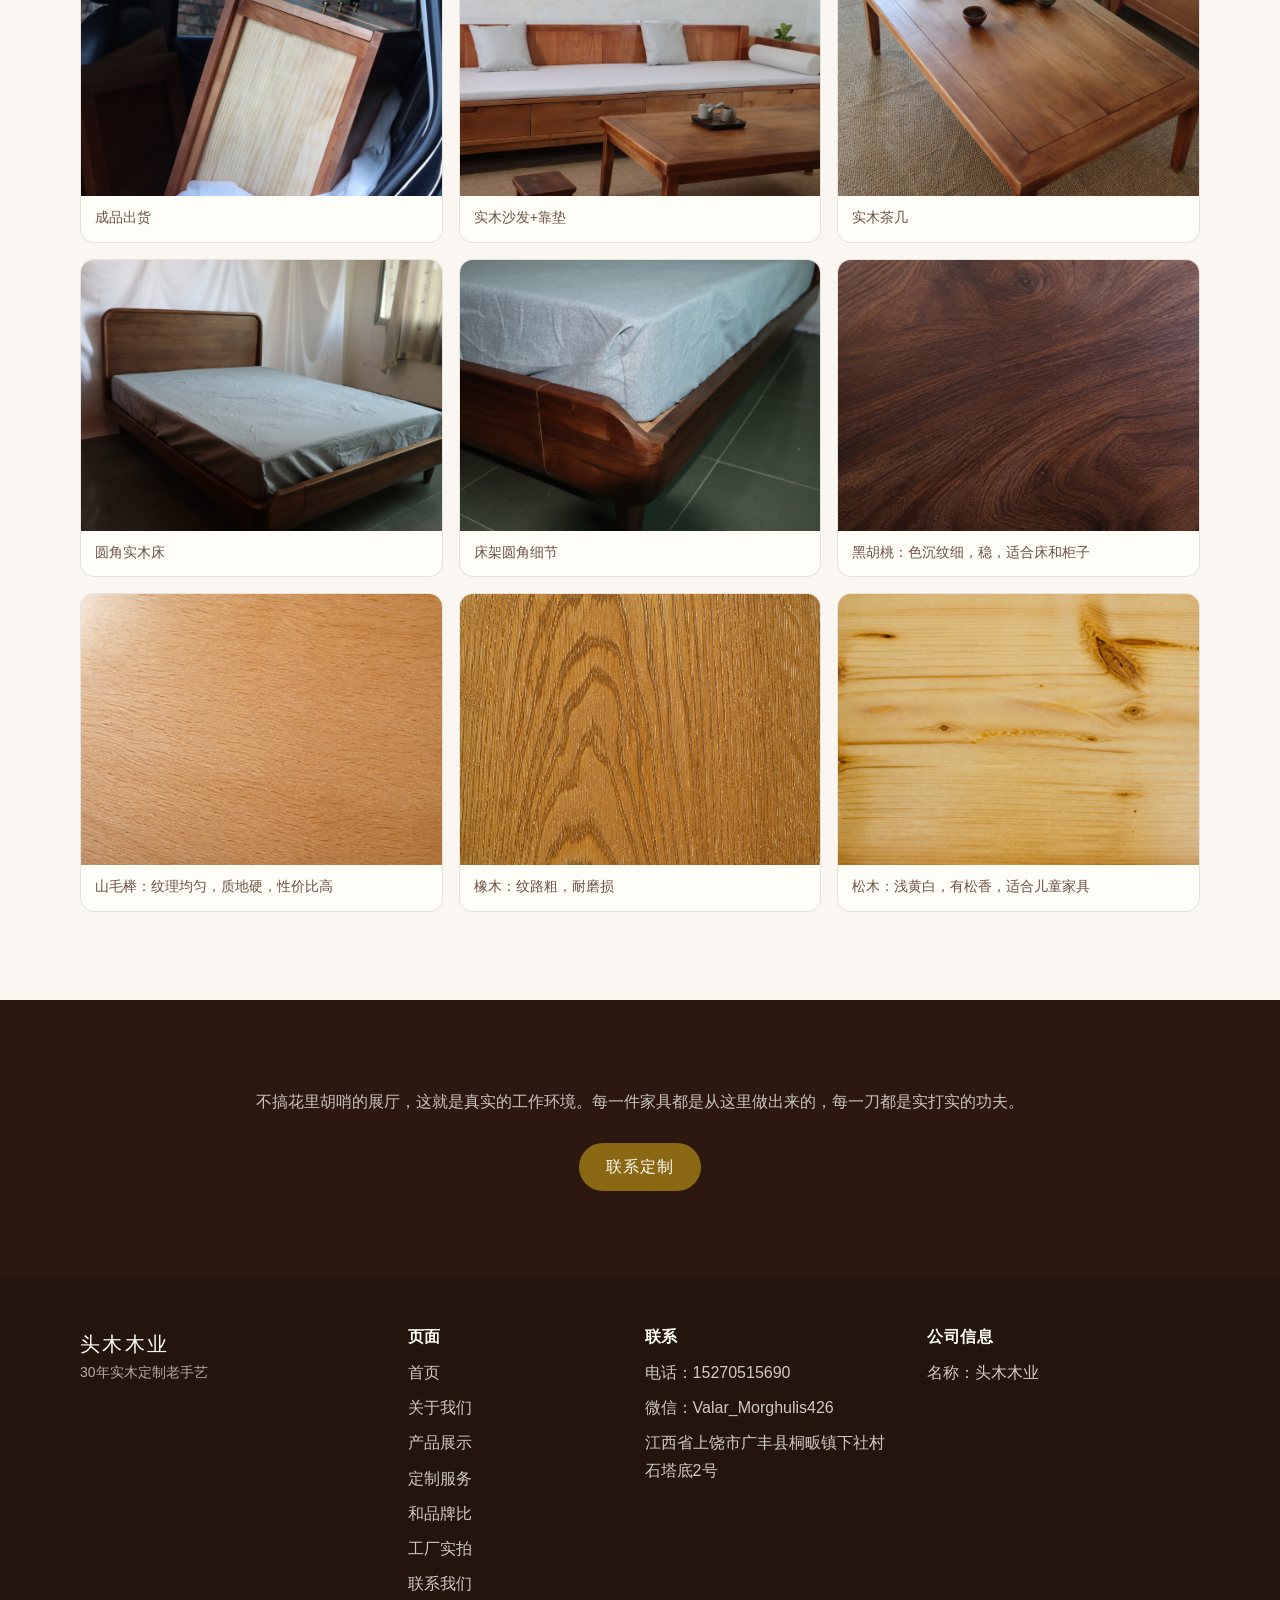
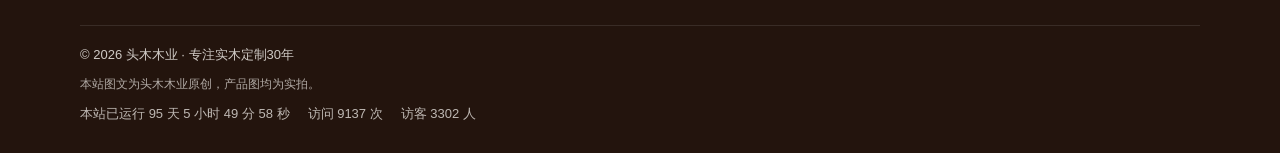
<file: workshop.html>
<!doctype html>
<html lang="zh-CN">
  <head>
    <meta charset="UTF-8" />
    <meta name="viewport" content="width=device-width, initial-scale=1.0" />
    <title>工厂实拍 · 头木木业</title>
    <meta
      name="description"
      content="真实作坊环境与木材样子：黑胡桃、樱桃木、红橡、白蜡木对比。不搞展厅，看得见的手艺。"
    />
    <meta
      name="keywords"
      content="工厂实拍,实木原料,黑胡桃,樱桃木,红橡,白蜡木,数控雕刻"
    />
    <meta name="author" content="头木木业" />
    <meta property="og:title" content="工厂实拍 · 头木木业" />
    <meta
      property="og:description"
      content="不搞花里胡哨的展厅，看得见的手艺。"
    />
    <meta property="og:type" content="website" />
    <meta property="og:locale" content="zh_CN" />
    <meta property="og:site_name" content="头木木业" />
    <meta property="og:image" content="images/workshop/wood-compare.jpeg" />
    <meta name="twitter:card" content="summary_large_image" />
    <meta name="theme-color" content="#8B6914" />
    <link rel="canonical" href="workshop.html" />
    <link rel="icon" href="images/favicon.ico" type="image/x-icon" />
    <link rel="stylesheet" href="css/style.css" />
  </head>
  <body data-page="workshop">
    <a class="skip-link" href="#main">跳到主要内容</a>
    <header class="site-header" id="site-header"></header>
    <main id="main"></main>
    <footer class="site-footer" id="site-footer"></footer>
    <nav class="mobile-bar" id="mobile-bar" aria-label="快捷联系"></nav>
    <script src="js/main.js"></script>
  </body>
</html>
</file>
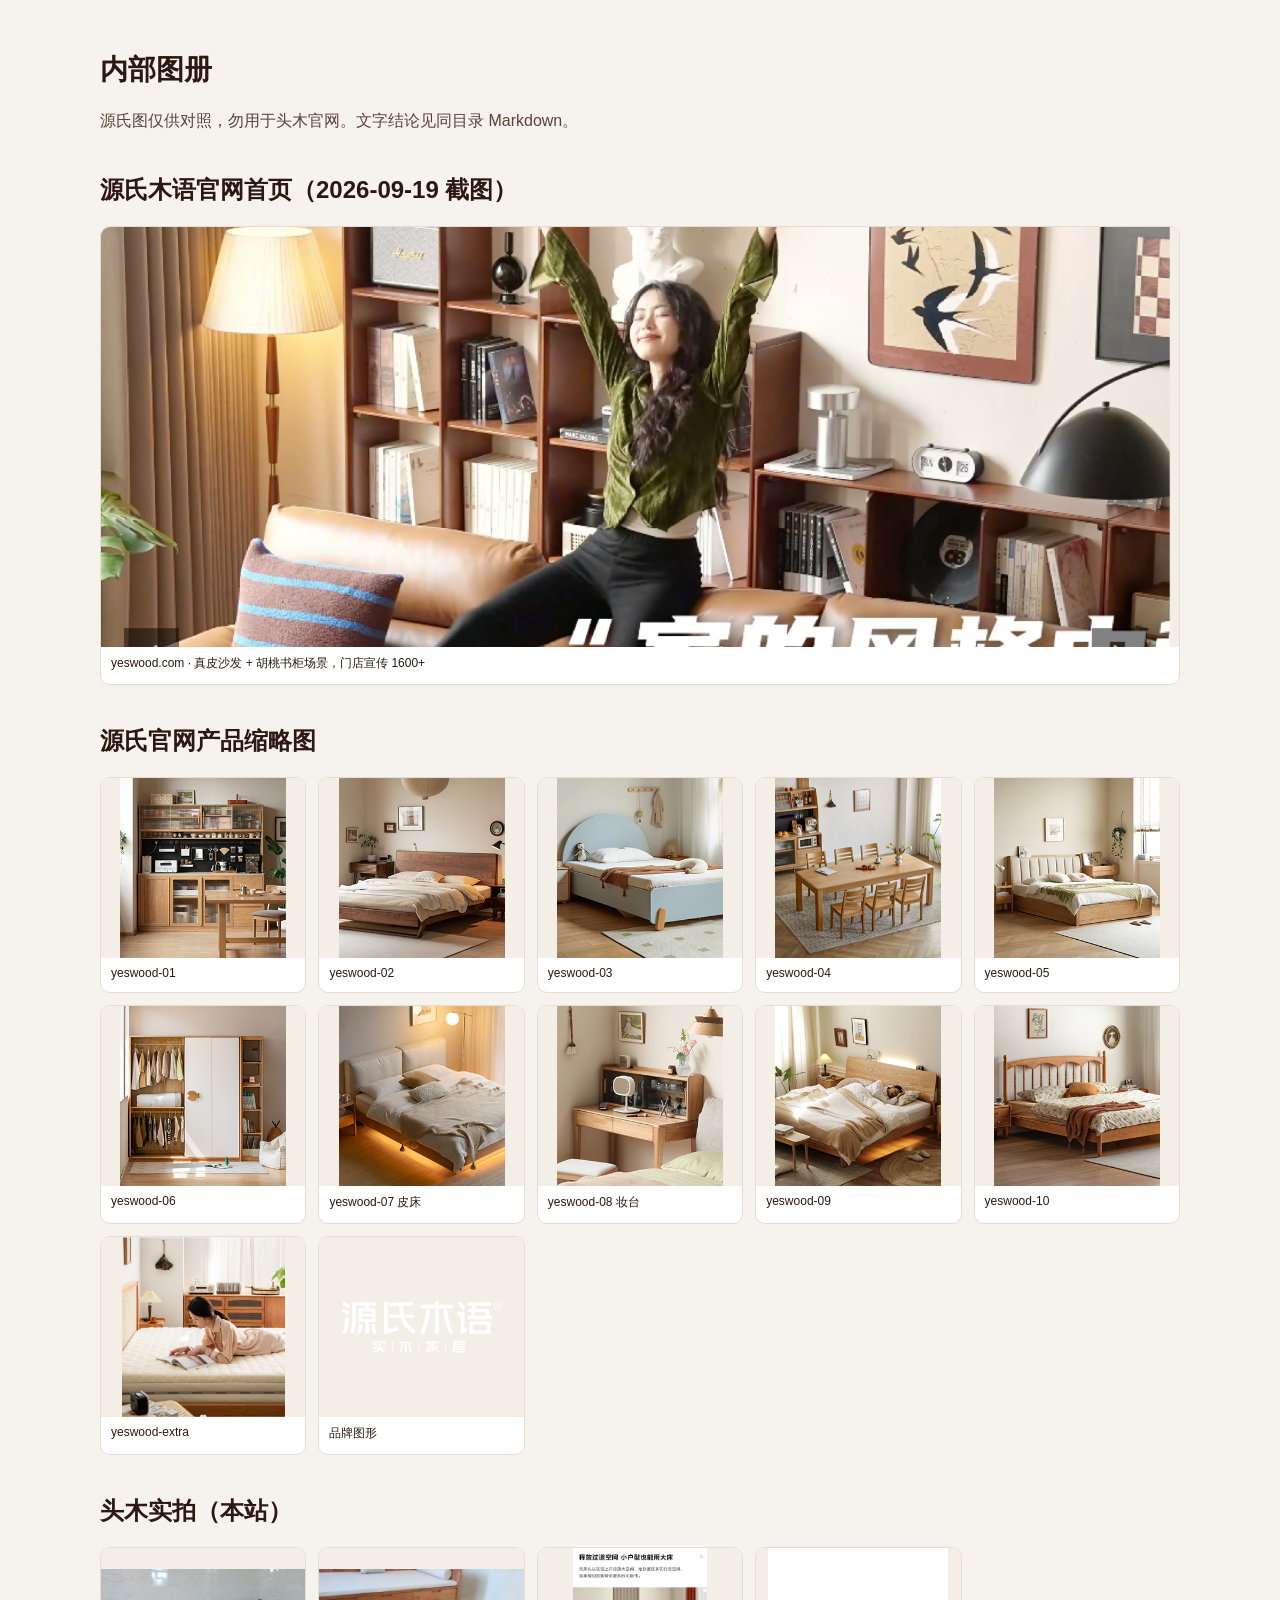
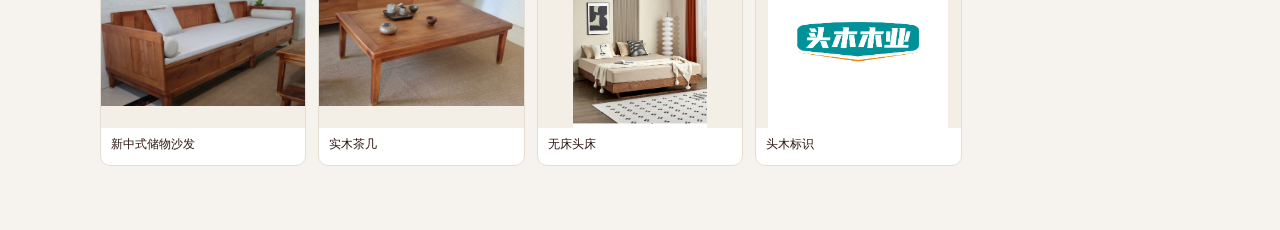
<file: research/competitors/图册.html>
<!DOCTYPE html>
<html lang="zh-CN">
<head>
  <meta charset="UTF-8">
  <meta name="viewport" content="width=device-width, initial-scale=1.0">
  <title>竞品图册 · 内部</title>
  <style>
    body { margin: 0; font-family: "PingFang SC", sans-serif; background: #f6f3ee; color: #2c1810; }
    main { max-width: 1080px; margin: 0 auto; padding: 32px 20px 64px; }
    h1 { font-size: 28px; }
    p, li { line-height: 1.65; color: #5a4336; }
    h2 { margin-top: 40px; }
    .grid { display: grid; grid-template-columns: repeat(auto-fill, minmax(200px, 1fr)); gap: 12px; }
    figure { margin: 0; background: #fff; border: 1px solid #e6ddd2; border-radius: 10px; overflow: hidden; }
    img { width: 100%; height: 180px; object-fit: contain; background: #f3eee6; display: block; }
    figcaption { padding: 8px 10px 12px; font-size: 12px; }
    .hero img { height: auto; max-height: 420px; object-fit: cover; }
  </style>
</head>
<body>
  <main>
    <h1>内部图册</h1>
    <p>源氏图仅供对照，勿用于头木官网。文字结论见同目录 Markdown。</p>

    <h2>源氏木语官网首页（2026-09-19 截图）</h2>
    <figure class="hero">
      <img src="images/yeswood/yeswood-homepage.png" alt="源氏木语官网首页">
      <figcaption>yeswood.com · 真皮沙发 + 胡桃书柜场景，门店宣传 1600+</figcaption>
    </figure>

    <h2>源氏官网产品缩略图</h2>
    <div class="grid">
      <figure><img src="images/yeswood/yeswood-01.jpg" alt=""><figcaption>yeswood-01</figcaption></figure>
      <figure><img src="images/yeswood/yeswood-02.jpg" alt=""><figcaption>yeswood-02</figcaption></figure>
      <figure><img src="images/yeswood/yeswood-03.jpg" alt=""><figcaption>yeswood-03</figcaption></figure>
      <figure><img src="images/yeswood/yeswood-04.jpg" alt=""><figcaption>yeswood-04</figcaption></figure>
      <figure><img src="images/yeswood/yeswood-05.jpg" alt=""><figcaption>yeswood-05</figcaption></figure>
      <figure><img src="images/yeswood/yeswood-06.jpg" alt=""><figcaption>yeswood-06</figcaption></figure>
      <figure><img src="images/yeswood/yeswood-07.jpg" alt=""><figcaption>yeswood-07 皮床</figcaption></figure>
      <figure><img src="images/yeswood/yeswood-08.jpg" alt=""><figcaption>yeswood-08 妆台</figcaption></figure>
      <figure><img src="images/yeswood/yeswood-09.jpg" alt=""><figcaption>yeswood-09</figcaption></figure>
      <figure><img src="images/yeswood/yeswood-10.jpg" alt=""><figcaption>yeswood-10</figcaption></figure>
      <figure><img src="images/yeswood/yeswood-extra.jpeg" alt=""><figcaption>yeswood-extra</figcaption></figure>
      <figure><img src="images/yeswood/yeswood-mark.png" alt=""><figcaption>品牌图形</figcaption></figure>
    </div>

    <h2>头木实拍（本站）</h2>
    <div class="grid">
      <figure><img src="images/toumu/sofa-chinese.jpeg" alt=""><figcaption>新中式储物沙发</figcaption></figure>
      <figure><img src="images/toumu/table-tea.jpeg" alt=""><figcaption>实木茶几</figcaption></figure>
      <figure><img src="images/toumu/bed-platform.jpeg" alt=""><figcaption>无床头床</figcaption></figure>
      <figure><img src="images/toumu/logo.jpeg" alt=""><figcaption>头木标识</figcaption></figure>
    </div>
  </main>
</body>
</html>
</file>
<file: css/style.css>
/* 头木木业 — 全站样式 */

:root {
  --wood: #8b6914;
  --wood-light: #a0784c;
  --wood-soft: #c4a574;
  --wood-dark: #5c4310;
  --bg: #faf7f2;
  --bg-alt: #f5f0e8;
  --bg-deep: #2c1810;
  --ink: #2c1810;
  --ink-soft: #3c2415;
  --ink-muted: #6b5344;
  --moss: #4a6741;
  --moss-soft: #6b8a62;
  --line: rgba(60, 36, 21, 0.12);
  --line-strong: rgba(60, 36, 21, 0.22);
  --paper: #fffdf8;
  --shadow: 0 12px 40px rgba(44, 24, 16, 0.08);
  --shadow-lg: 0 24px 60px rgba(44, 24, 16, 0.14);
  --radius: 14px;
  --header-h: 72px;
  --bar-h: 64px;
  --font-serif:
    "Songti SC", "STSong", "SimSun", "Noto Serif SC", "Source Han Serif SC",
    Georgia, serif;
  --font-sans:
    "PingFang SC", "Hiragino Sans GB", "Microsoft YaHei", "Noto Sans SC",
    "Source Han Sans SC", sans-serif;
  --max: 1120px;
}

*,
*::before,
*::after {
  box-sizing: border-box;
}

html {
  scroll-behavior: smooth;
}

body {
  margin: 0;
  color: var(--ink);
  background: var(--bg);
  font-family: var(--font-sans);
  font-size: 16px;
  line-height: 1.7;
  -webkit-font-smoothing: antialiased;
}

body::before {
  content: "";
  position: fixed;
  inset: 0;
  pointer-events: none;
  z-index: 0;
  opacity: 0.035;
  background-image:
    repeating-linear-gradient(90deg, #3c2415 0 1px, transparent 1px 7px),
    repeating-linear-gradient(0deg, #3c2415 0 1px, transparent 1px 11px);
}

img {
  max-width: 100%;
  display: block;
}

a {
  color: inherit;
  text-decoration: none;
}

button,
input,
select,
textarea {
  font: inherit;
  color: inherit;
}

h1,
h2,
h3,
h4 {
  font-family: var(--font-serif);
  font-weight: 600;
  line-height: 1.25;
  letter-spacing: 0.04em;
  margin: 0 0 0.6em;
}

p {
  margin: 0 0 1em;
}
p:last-child {
  margin-bottom: 0;
}

.skip-link {
  position: absolute;
  left: 12px;
  top: -48px;
  z-index: 100;
  background: var(--ink);
  color: var(--bg);
  padding: 8px 14px;
}

.skip-link:focus {
  top: 12px;
}

.wrap {
  width: min(var(--max), calc(100% - 40px));
  margin: 0 auto;
}

.section {
  position: relative;
  z-index: 1;
  padding: 88px 0;
}

.section-alt {
  background: var(--bg-alt);
}

.eyebrow {
  display: inline-block;
  color: var(--wood);
  font-size: 13px;
  letter-spacing: 0.22em;
  text-transform: uppercase;
  margin-bottom: 10px;
}

.section-head {
  text-align: center;
  max-width: 640px;
  margin: 0 auto 48px;
}

.section-head h2 {
  font-size: clamp(28px, 4vw, 40px);
}

.section-head p {
  color: var(--ink-muted);
  font-size: 16px;
}

.btn {
  display: inline-flex;
  align-items: center;
  justify-content: center;
  gap: 8px;
  min-height: 48px;
  padding: 0 26px;
  border-radius: 999px;
  border: 1px solid transparent;
  background: var(--wood);
  color: #fffdf8;
  cursor: pointer;
  transition:
    transform 0.2s,
    background 0.2s,
    box-shadow 0.2s;
  letter-spacing: 0.06em;
}

.btn:hover {
  background: var(--wood-dark);
  transform: translateY(-1px);
  box-shadow: var(--shadow);
}

.btn-ghost {
  background: transparent;
  color: #fffdf8;
  border-color: rgba(255, 253, 248, 0.45);
}

.btn-ghost:hover {
  background: rgba(255, 253, 248, 0.1);
}

.btn-line {
  background: transparent;
  color: var(--ink);
  border-color: var(--line-strong);
}

.btn-line:hover {
  background: var(--bg-alt);
}

/* Header */

.site-header {
  position: sticky;
  top: 0;
  z-index: 40;
  height: var(--header-h);
  background: rgba(250, 247, 242, 0.88);
  backdrop-filter: blur(16px);
  border-bottom: 1px solid var(--line);
}

.header-inner {
  height: 100%;
  display: flex;
  align-items: center;
  justify-content: space-between;
  gap: 24px;
}

.brand {
  display: flex;
  align-items: center;
  gap: 10px;
  min-width: 0;
}

.brand img {
  width: 40px;
  height: 40px;
}

.brand-text {
  display: flex;
  flex-direction: column;
  line-height: 1.15;
}

.brand-name {
  font-family: var(--font-serif);
  font-size: 20px;
  letter-spacing: 0.12em;
}

.brand-sub {
  font-size: 11px;
  color: var(--ink-muted);
  letter-spacing: 0.08em;
}

.nav {
  display: flex;
  align-items: center;
  gap: 4px;
}

.nav a {
  padding: 8px 9px;
  border-radius: 999px;
  color: var(--ink-soft);
  font-size: 14px;
}

.nav a:hover,
.nav a.is-active {
  color: var(--wood-dark);
  background: rgba(139, 105, 20, 0.08);
}

.menu-toggle {
  display: none;
  width: 44px;
  height: 44px;
  border: 0;
  background: transparent;
  cursor: pointer;
  padding: 10px;
}

.menu-toggle span,
.menu-toggle span::before,
.menu-toggle span::after {
  display: block;
  width: 22px;
  height: 2px;
  background: var(--ink);
  position: relative;
  transition: 0.2s;
}

.menu-toggle span::before,
.menu-toggle span::after {
  content: "";
  position: absolute;
  left: 0;
}

.menu-toggle span::before {
  top: -7px;
}
.menu-toggle span::after {
  top: 7px;
}

body.nav-open .menu-toggle span {
  background: transparent;
}
body.nav-open .menu-toggle span::before {
  top: 0;
  transform: rotate(45deg);
}
body.nav-open .menu-toggle span::after {
  top: 0;
  transform: rotate(-45deg);
}

/* Hero */

.hero {
  position: relative;
  z-index: 1;
  min-height: min(78vh, 720px);
  display: flex;
  align-items: center;
  color: #fffdf8;
  overflow: hidden;
}

.hero-bg {
  position: absolute;
  inset: 0;
  background:
    linear-gradient(
      180deg,
      rgba(44, 24, 16, 0.35) 0%,
      rgba(44, 24, 16, 0.62) 100%
    ),
    center / cover no-repeat;
}

.hero-inner {
  position: relative;
  padding: 96px 0 80px;
  max-width: 760px;
}

.hero h1 {
  font-size: clamp(40px, 7vw, 72px);
  margin-bottom: 16px;
  text-shadow: 0 8px 30px rgba(0, 0, 0, 0.25);
}

.hero .lead {
  font-size: clamp(16px, 2vw, 20px);
  color: rgba(255, 253, 248, 0.86);
  margin-bottom: 32px;
}

/* Highlights */

.highlights {
  display: grid;
  grid-template-columns: repeat(4, 1fr);
  gap: 20px;
}

.hl-card {
  background: var(--paper);
  border: 1px solid var(--line);
  border-radius: var(--radius);
  padding: 28px 22px 26px;
  box-shadow: var(--shadow);
}

.hl-icon {
  width: 44px;
  height: 44px;
  margin-bottom: 16px;
  color: var(--wood);
}

.hl-card h3 {
  font-size: 20px;
  margin-bottom: 8px;
}

.hl-card p {
  color: var(--ink-muted);
  font-size: 14px;
}

/* Product cards */

.product-grid {
  display: grid;
  grid-template-columns: repeat(3, 1fr);
  gap: 22px;
}

.product-card {
  background: var(--paper);
  border: 1px solid var(--line);
  border-radius: var(--radius);
  overflow: hidden;
  box-shadow: var(--shadow);
  display: flex;
  flex-direction: column;
  text-align: left;
  cursor: pointer;
  transition:
    box-shadow 0.2s,
    border-color 0.2s;
}

.product-card:hover {
  box-shadow: var(--shadow-lg);
  border-color: var(--line-strong);
}

.product-card .thumb {
  position: relative;
  aspect-ratio: 1 / 1;
  background: var(--bg-alt);
  overflow: hidden;
}

.product-card .thumb img {
  width: 100%;
  height: 100%;
  object-fit: contain;
  object-position: center;
  image-rendering: auto;
}

.img-protect {
  position: relative;
}

.img-protect .wm {
  position: absolute;
  right: 8px;
  bottom: 8px;
  z-index: 2;
  pointer-events: none;
  font-size: 11px;
  letter-spacing: 0.06em;
  color: rgba(255, 253, 248, 0.95);
  background: rgba(44, 24, 16, 0.48);
  padding: 3px 8px;
  border-radius: 4px;
  line-height: 1.3;
}

.origin-note {
  margin: 0;
  font-size: 13px;
  color: var(--wood-dark);
}

.page-origin {
  margin-top: 10px;
}

.product-card .body {
  padding: 18px 18px 20px;
  display: flex;
  flex-direction: column;
  gap: 8px;
  flex: 1;
}

.product-card h3 {
  font-size: 20px;
  margin: 0;
}

.product-meta {
  display: flex;
  flex-wrap: wrap;
  gap: 8px;
}

.tag {
  font-size: 12px;
  padding: 3px 9px;
  border-radius: 999px;
  background: rgba(139, 105, 20, 0.1);
  color: var(--wood-dark);
}

.muted {
  color: var(--ink-muted);
  font-size: 14px;
}

.filters {
  display: flex;
  flex-wrap: wrap;
  justify-content: center;
  gap: 10px;
  margin-bottom: 36px;
}

.filter-btn {
  border: 1px solid var(--line-strong);
  background: transparent;
  border-radius: 999px;
  padding: 8px 16px;
  cursor: pointer;
}

.filter-btn.is-active,
.filter-btn:hover {
  background: var(--wood);
  color: #fffdf8;
  border-color: var(--wood);
}

.cat-intro {
  margin: -12px auto 36px;
  max-width: 720px;
  text-align: center;
  color: var(--ink-muted);
}

/* CTA band */

.cta-band {
  background: var(--bg-deep);
  color: #fffdf8;
  text-align: center;
}

.cta-band h2 {
  font-size: clamp(28px, 4vw, 40px);
}
.cta-band p {
  color: rgba(255, 253, 248, 0.75);
  margin-bottom: 28px;
}

/* About */

.story-grid {
  display: grid;
  grid-template-columns: 0.9fr 1.1fr;
  gap: 48px;
  align-items: start;
}

.story-quote {
  font-family: var(--font-serif);
  font-size: clamp(22px, 3vw, 30px);
  line-height: 1.55;
  color: var(--ink-soft);
  border-left: 3px solid var(--wood);
  padding-left: 20px;
}

.timeline {
  list-style: none;
  margin: 0;
  padding: 0;
  border-left: 2px solid var(--line-strong);
}

.timeline li {
  position: relative;
  padding: 0 0 28px 28px;
}

.timeline li::before {
  content: "";
  position: absolute;
  left: -7px;
  top: 8px;
  width: 12px;
  height: 12px;
  border-radius: 50%;
  background: var(--wood);
  box-shadow: 0 0 0 4px var(--bg);
}

.timeline .year {
  font-family: var(--font-serif);
  color: var(--wood);
  font-size: 15px;
  letter-spacing: 0.06em;
}

.philosophy {
  background: var(--bg-deep);
  color: #fffdf8;
}

.philosophy p {
  color: rgba(255, 253, 248, 0.78);
  max-width: 720px;
}

/* Process */

.process {
  display: grid;
  grid-template-columns: repeat(5, 1fr);
  gap: 16px;
  counter-reset: step;
}

.process-step {
  background: var(--paper);
  border: 1px solid var(--line);
  border-radius: var(--radius);
  padding: 22px 18px;
  position: relative;
}

.process-num {
  font-family: var(--font-serif);
  font-size: 28px;
  color: var(--wood);
  display: block;
  margin-bottom: 8px;
}

/* Woods table */

.table-wrap {
  overflow-x: auto;
  border: 1px solid var(--line);
  border-radius: var(--radius);
  background: var(--paper);
}

table.woods {
  width: 100%;
  border-collapse: collapse;
  min-width: 720px;
}

table.woods th,
table.woods td {
  padding: 14px 16px;
  text-align: left;
  border-bottom: 1px solid var(--line);
  vertical-align: top;
}

table.woods th {
  background: var(--bg-alt);
  font-weight: 600;
  font-size: 14px;
}

table.woods tr:last-child td {
  border-bottom: 0;
}

.wood-name {
  display: flex;
  align-items: center;
  gap: 12px;
  font-weight: 600;
}

.wood-thumb {
  width: 64px;
  height: 48px;
  object-fit: cover;
  border-radius: 6px;
  flex-shrink: 0;
  background: var(--bg-alt);
}

.woods-note {
  margin-top: 16px;
  color: var(--ink-muted);
  font-size: 14px;
}

.wood-cards {
  display: none;
}

/* FAQ */

.faq {
  max-width: 800px;
  margin: 0 auto;
}

.faq-item {
  border-bottom: 1px solid var(--line);
}

.faq-item button {
  width: 100%;
  text-align: left;
  background: none;
  border: 0;
  padding: 18px 0;
  cursor: pointer;
  display: flex;
  justify-content: space-between;
  gap: 16px;
  font-family: var(--font-serif);
  font-size: 18px;
}

.faq-item .a {
  display: none;
  padding: 0 0 18px;
  color: var(--ink-muted);
}

.faq-item.is-open .a {
  display: block;
}

.faq-item .mark {
  color: var(--wood);
  font-family: var(--font-sans);
}

/* Workshop gallery */

.gallery {
  display: grid;
  grid-template-columns: repeat(3, 1fr);
  gap: 16px;
}

.gallery-item {
  position: relative;
  margin: 0;
  border-radius: var(--radius);
  overflow: hidden;
  border: 1px solid var(--line);
  background: var(--paper);
  cursor: zoom-in;
}

.gallery-item img {
  width: 100%;
  aspect-ratio: 4 / 3;
  object-fit: cover;
}

.gallery-item .shot {
  position: relative;
}

.gallery-item figcaption {
  padding: 10px 14px 12px;
  font-size: 14px;
  color: var(--ink-muted);
}

/* Contact */

.contact-grid {
  display: grid;
  grid-template-columns: 1.2fr 0.8fr;
  gap: 28px;
  align-items: stretch;
}

.contact-card {
  background: var(--paper);
  border: 1px solid var(--line);
  border-radius: var(--radius);
  padding: 28px;
  box-shadow: var(--shadow);
}

.contact-list {
  list-style: none;
  margin: 0 0 24px;
  padding: 0;
}

.contact-list li {
  padding: 12px 0;
  border-bottom: 1px solid var(--line);
}

.contact-list .label,
.wechat-side .label {
  display: block;
  font-size: 12px;
  letter-spacing: 0.12em;
  color: var(--wood);
  margin-bottom: 4px;
}

.contact-phone {
  font-family: var(--font-serif);
  font-size: 28px;
  letter-spacing: 0.04em;
}

.contact-actions {
  margin-top: 20px;
}

.wechat-side {
  text-align: center;
  display: flex;
  flex-direction: column;
  align-items: center;
  justify-content: center;
}

.wechat-side img {
  width: 200px;
  height: 200px;
  margin: 16px auto;
  background: #fff;
  border: 1px solid var(--line);
}

.closing {
  text-align: center;
  font-family: var(--font-serif);
  font-size: 22px;
  margin-top: 48px;
}

/* Footer */

.site-footer {
  position: relative;
  z-index: 1;
  background: #23140d;
  color: rgba(255, 253, 248, 0.78);
  padding: 48px 0 28px;
}

.footer-grid {
  display: grid;
  grid-template-columns: 1.3fr 0.9fr 1.1fr 1.2fr;
  gap: 32px;
  margin-bottom: 28px;
}

.site-footer .brand-name {
  color: #fffdf8;
}
.site-footer a:hover {
  color: #fffdf8;
}
.site-footer h3 {
  color: #fffdf8;
  font-size: 16px;
  margin-bottom: 12px;
}

.footer-sub {
  color: rgba(255, 253, 248, 0.65);
}

.footer-nav,
.footer-contact {
  display: flex;
  flex-direction: column;
  gap: 8px;
}

.copy {
  border-top: 1px solid rgba(255, 253, 248, 0.1);
  padding-top: 18px;
  font-size: 13px;
  display: flex;
  flex-wrap: wrap;
  gap: 8px 20px;
  align-items: center;
}

.copy a {
  text-decoration: underline;
  text-underline-offset: 3px;
}

.copyright-note {
  flex-basis: 100%;
  opacity: 0.82;
  font-size: 12px;
}

.site-stats {
  flex-basis: 100%;
  display: flex;
  flex-wrap: wrap;
  gap: 8px 18px;
  font-size: 13px;
  opacity: 0.9;
}

.busuanzi-raw {
  position: absolute;
  width: 1px;
  height: 1px;
  overflow: hidden;
  clip: rect(0, 0, 0, 0);
}

.legal-grid {
  display: grid;
  grid-template-columns: 0.9fr 1.1fr;
  gap: 28px;
  align-items: start;
}

#license {
  scroll-margin-top: calc(var(--header-h) + 12px);
}

.license-card {
  margin: 0;
  border-radius: var(--radius);
  overflow: hidden;
  border: 1px solid var(--line);
  background: var(--paper);
  cursor: zoom-in;
  box-shadow: var(--shadow);
}

.license-card img {
  width: 100%;
  background: #fff;
}

.license-card figcaption {
  padding: 12px 16px 16px;
  font-size: 14px;
  color: var(--ink-muted);
}

.notfound {
  min-height: calc(100vh - var(--header-h) - 220px);
  display: flex;
  align-items: center;
  text-align: center;
  padding: 72px 0 96px;
}

.notfound-mark {
  font-family: var(--font-serif);
  font-size: clamp(40px, 8vw, 72px);
  color: var(--wood);
  margin: 8px 0 12px;
  letter-spacing: 0.12em;
}

.notfound h1 {
  font-size: clamp(24px, 4vw, 36px);
  margin-bottom: 12px;
}

.notfound .muted {
  max-width: 520px;
  margin: 0 auto 28px;
}

.notfound-actions {
  display: flex;
  flex-wrap: wrap;
  gap: 12px;
  justify-content: center;
}

/* Mobile bar */

.mobile-bar {
  display: none;
  position: fixed;
  left: 0;
  right: 0;
  bottom: 0;
  z-index: 45;
  height: var(--bar-h);
  background: #23140d;
  color: #fffdf8;
  grid-template-columns: 1fr 1fr;
}

.mobile-bar a {
  display: flex;
  align-items: center;
  justify-content: center;
  font-size: 14px;
  border-right: 1px solid rgba(255, 253, 248, 0.1);
}

.mobile-bar a:last-child {
  border-right: 0;
  background: var(--wood);
}

/* Lightbox / modal */

.overlay {
  position: fixed;
  inset: 0;
  background: rgba(20, 10, 6, 0.78);
  z-index: 60;
  display: none;
  align-items: center;
  justify-content: center;
  padding: 24px;
}

.overlay.is-open {
  display: flex;
}

.overlay-body {
  display: flex;
  justify-content: center;
  align-items: flex-start;
  width: 100%;
  max-height: 100%;
}

.lightbox {
  position: fixed;
  inset: 0;
  z-index: 70;
  display: none;
  align-items: center;
  justify-content: center;
  padding: 56px 72px 48px;
  background: rgba(20, 10, 6, 0.88);
}

.lightbox.is-open {
  display: flex;
}

.lightbox-body {
  display: flex;
  align-items: center;
  justify-content: center;
  width: 100%;
  height: 100%;
  min-height: 0;
}

.lightbox-body .img-protect {
  position: relative;
  display: inline-block;
  max-width: 100%;
  max-height: 84vh;
}

.lightbox img {
  max-width: min(1100px, 100%);
  max-height: 84vh;
  width: auto;
  height: auto;
  object-fit: contain;
  object-position: center;
  margin: 0 auto;
  border-radius: 8px;
}

.lightbox .close {
  position: absolute;
  top: 16px;
  right: 18px;
  width: 40px;
  height: 40px;
  border: 0;
  border-radius: 50%;
  background: rgba(255, 253, 248, 0.92);
  cursor: pointer;
  font-size: 22px;
}

.lb-nav {
  position: absolute;
  top: 50%;
  transform: translateY(-50%);
  width: 44px;
  height: 44px;
  border: 0;
  border-radius: 50%;
  background: rgba(255, 253, 248, 0.92);
  cursor: pointer;
  font-size: 28px;
  line-height: 1;
}

.lb-prev {
  left: 16px;
}
.lb-next {
  right: 16px;
}

.lightbox:not(.has-nav) .lb-nav,
.lightbox:not(.has-nav) .lightbox-count {
  display: none;
}

.lightbox-count {
  position: absolute;
  bottom: 16px;
  left: 0;
  right: 0;
  text-align: center;
  color: rgba(255, 253, 248, 0.86);
  font-size: 14px;
  pointer-events: none;
}

.overlay .panel {
  width: min(720px, 100%);
  max-height: 88vh;
  overflow: auto;
  margin: 0 auto;
  background: var(--paper);
  border-radius: 16px;
  padding: 28px;
}

.overlay .close {
  position: absolute;
  top: 16px;
  right: 18px;
  width: 40px;
  height: 40px;
  border: 0;
  border-radius: 50%;
  background: rgba(255, 253, 248, 0.92);
  cursor: pointer;
  font-size: 22px;
}

.detail-images {
  display: grid;
  grid-template-columns: repeat(auto-fit, minmax(180px, 1fr));
  gap: 10px;
  margin: 16px 0;
}

.detail-shot {
  border-radius: 8px;
  overflow: hidden;
  background: var(--bg-alt);
}

.detail-images img,
.detail-shot img {
  width: 100%;
  aspect-ratio: 4 / 3;
  object-fit: contain;
  object-position: center;
  background: var(--bg-alt);
  cursor: zoom-in;
}

.wechat-box {
  text-align: center;
}

.wechat-box img {
  width: 220px;
  height: 220px;
  margin: 12px auto;
  background: #fff;
}

.page-hero {
  padding: 72px 0 24px;
  text-align: center;
}

.page-hero h1 {
  font-size: clamp(32px, 5vw, 48px);
}

.compare-lead {
  max-width: 720px;
  margin-bottom: 28px;
}

.compare-teaser {
  max-width: 720px;
}

table.compare-table {
  width: 100%;
  border-collapse: collapse;
  background: var(--paper);
  border: 1px solid var(--line);
  border-radius: var(--radius);
  overflow: hidden;
}

table.compare-table th,
table.compare-table td {
  padding: 12px 14px;
  text-align: left;
  vertical-align: top;
  border-bottom: 1px solid var(--line);
  font-size: 14px;
}

table.compare-table thead th {
  background: var(--bg-alt);
  font-weight: 600;
}

table.compare-table tbody th {
  width: 18%;
  color: var(--ink-muted);
  font-weight: 600;
}

.compare-cards {
  display: none;
}

.compare-split {
  display: grid;
  grid-template-columns: 1fr 1fr;
  gap: 32px;
}

.compare-points {
  display: grid;
  gap: 16px;
  margin-top: 16px;
}

.compare-points article,
.compare-card {
  background: var(--paper);
  border: 1px solid var(--line);
  border-radius: var(--radius);
  padding: 16px 18px;
}

.compare-card p {
  margin: 8px 0 0;
  font-size: 14px;
}

.compare-card strong {
  display: block;
  margin-bottom: 2px;
  color: var(--wood-dark);
  font-size: 12px;
}

/* Responsive */

@media (max-width: 960px) {
  .highlights,
  .product-grid,
  .process {
    grid-template-columns: repeat(2, 1fr);
  }

  .story-grid,
  .contact-grid,
  .legal-grid,
  .footer-grid,
  .compare-split {
    grid-template-columns: 1fr;
  }

  .gallery {
    grid-template-columns: repeat(2, 1fr);
  }
}

@media (max-width: 760px) {
  .menu-toggle {
    display: block;
  }

  .nav {
    display: none;
    position: absolute;
    top: var(--header-h);
    left: 0;
    right: 0;
    background: var(--bg);
    border-bottom: 1px solid var(--line);
    flex-direction: column;
    align-items: stretch;
    padding: 12px 16px 20px;
  }

  body.nav-open .nav {
    display: flex;
  }

  .highlights,
  .product-grid,
  .process {
    grid-template-columns: 1fr;
  }

  .gallery {
    grid-template-columns: 1fr;
  }

  .mobile-bar {
    display: grid;
  }

  body {
    padding-bottom: var(--bar-h);
  }

  .section {
    padding: 64px 0;
  }

  table.woods,
  table.compare-table {
    display: none;
  }

  .compare-cards {
    display: grid;
    gap: 14px;
  }

  .wood-cards {
    display: grid;
    gap: 14px;
  }

  .wood-card {
    background: var(--paper);
    border: 1px solid var(--line);
    border-radius: var(--radius);
    padding: 16px 18px;
  }

  .wood-card .wood-thumb {
    width: 100%;
    height: 140px;
    margin-bottom: 12px;
  }

  .wood-card h3 {
    margin-bottom: 8px;
  }

  .wood-card dl {
    display: grid;
    grid-template-columns: 72px 1fr;
    gap: 6px 10px;
    margin: 0;
    font-size: 14px;
  }

  .wood-card dt {
    color: var(--ink-muted);
  }
}

@media (prefers-reduced-motion: reduce) {
  html {
    scroll-behavior: auto;
  }
  .btn {
    transition: none;
  }
}

body.nbsz-only {
  min-height: 100vh;
  margin: 0;
  display: flex;
  align-items: center;
  justify-content: center;
  background: var(--bg);
}

body.nbsz-only::before {
  opacity: 0.02;
}

body.nbsz-only #main {
  width: 100%;
  display: flex;
  align-items: center;
  justify-content: center;
  padding: 40px 16px;
  box-sizing: border-box;
}

.nbsz-box {
  width: min(900px, 100%);
  margin: 0 auto;
  text-align: center;
}

.nbsz-kicker {
  margin: 0;
  letter-spacing: 0.18em;
  font-size: 12px;
  color: var(--wood);
}

.nbsz-box h1 {
  margin: 10px 0 32px;
  font-size: 32px;
}

.nbsz-grid {
  display: grid;
  grid-template-columns: 1fr;
  gap: 16px;
}

.nbsz-grid-3 {
  grid-template-columns: repeat(3, 1fr);
}

.nbsz-grid section {
  display: flex;
  flex-direction: column;
  align-items: center;
  justify-content: flex-start;
  background: var(--paper);
  border: 1px solid var(--line);
  border-radius: var(--radius);
  padding: 24px 18px 20px;
  min-height: 220px;
}

.nbsz-grid h2 {
  margin: 0 0 18px;
  font-size: 15px;
  font-weight: 600;
  color: var(--ink-muted);
  letter-spacing: 0.08em;
}

.nbsz-metric {
  display: flex;
  flex-direction: column;
  align-items: center;
  gap: 4px;
  margin: 10px 0;
}

.nbsz-label {
  font-size: 12px;
  color: var(--ink-muted);
}

.nbsz-num,
.nbsz-num span {
  display: block;
  font-family: var(--font-serif);
  font-size: 36px;
  line-height: 1.15;
  color: var(--ink);
}

body.nbsz-only #busuanzi_container_site_pv,
body.nbsz-only #busuanzi_container_site_uv {
  display: block !important;
}

.nbsz-break {
  margin: 6px 0 0;
  font-size: 12px;
  color: var(--ink-muted);
  line-height: 1.5;
}

.nbsz-meta {
  margin: 22px auto 0;
  max-width: 420px;
  font-size: 13px;
  line-height: 1.7;
  color: var(--ink-muted);
  text-align: center;
}

@media (max-width: 800px) {
  .nbsz-grid-3 {
    grid-template-columns: 1fr;
  }

  .nbsz-grid section {
    min-height: 0;
  }
}
</file>
